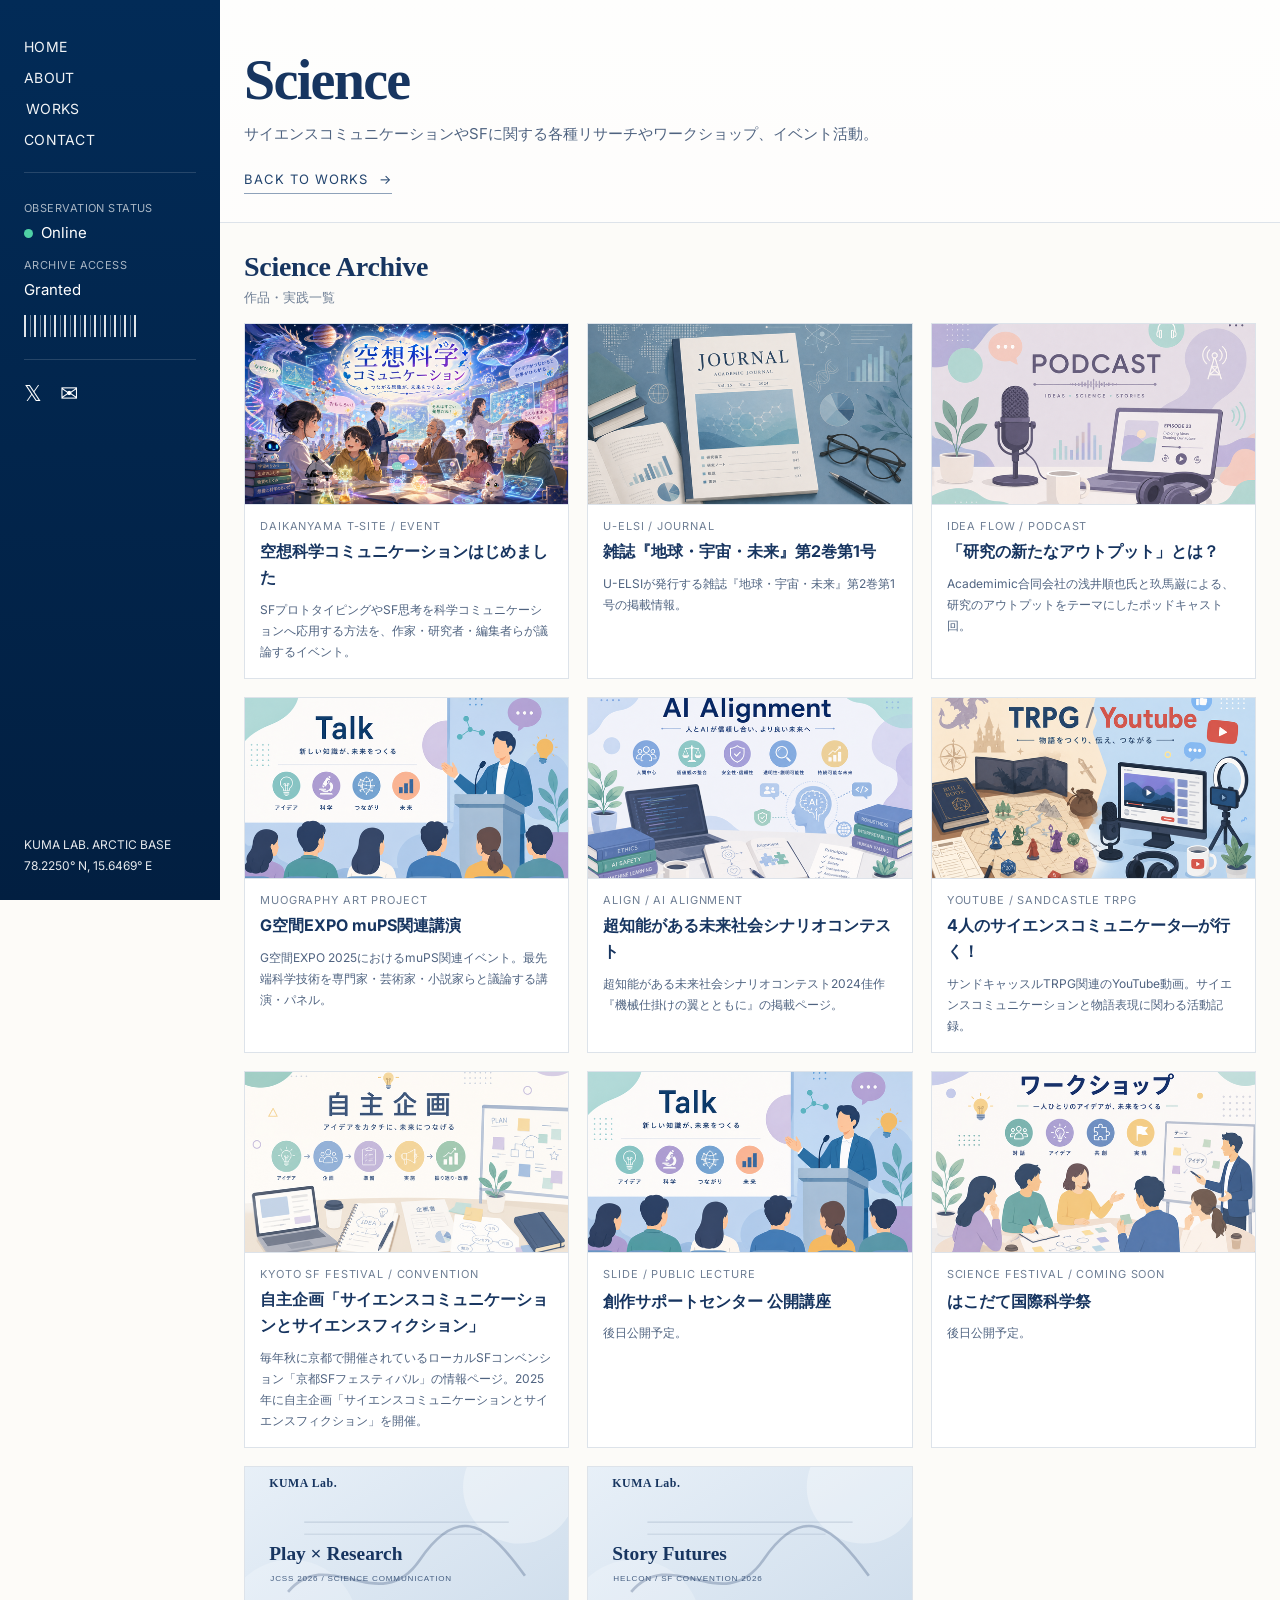
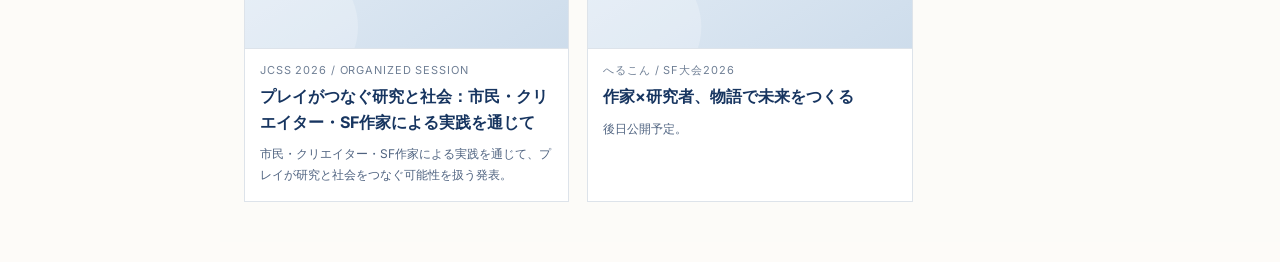
<file: science.html>
<!DOCTYPE html>
<html lang="ja">
<head>
  <meta charset="UTF-8" />
  <meta name="viewport" content="width=device-width, initial-scale=1.0" />
  <title>Science | KUMA Lab.</title>
  <meta name="description" content="KUMA Lab. の Science カテゴリ。科学・サイエンスコミュニケーション・ELSIを中心とした作品と実践をまとめます。" />
  <link rel="canonical" href="https://qiwao.github.io/science.html" />
  <meta property="og:site_name" content="KUMA Lab." />
  <meta property="og:type" content="website" />
  <meta property="og:title" content="Science | KUMA Lab." />
  <meta property="og:description" content="KUMA Lab. の Science カテゴリ。科学・サイエンスコミュニケーション・ELSIを中心とした作品と実践をまとめます。" />
  <meta property="og:url" content="https://qiwao.github.io/science.html" />
  <meta property="og:image" content="https://qiwao.github.io/assets/ogp.png" />
  <meta property="og:image:width" content="1200" />
  <meta property="og:image:height" content="630" />
  <meta name="twitter:card" content="summary_large_image" />
  <meta name="twitter:title" content="Science | KUMA Lab." />
  <meta name="twitter:description" content="KUMA Lab. の Science カテゴリ。科学・サイエンスコミュニケーション・ELSIを中心とした作品と実践をまとめます。" />
  <meta name="twitter:image" content="https://qiwao.github.io/assets/ogp.png" />
  <link rel="icon" href="assets/polar-bear-logo.svg" type="image/svg+xml" />
  <link rel="stylesheet" href="style.css" />
</head>
<body>
  <aside class="sidebar" id="sidebar">
<nav class="nav" aria-label="Primary navigation">
      <a href="index.html#top">HOME</a>
      <a href="index.html#about">ABOUT</a>
      <a href="index.html#works" class="active">WORKS</a>
      <a href="index.html#contact">CONTACT</a>
    </nav>
    
    <div class="sidebar-status">
      <p class="label">Observation Status</p>
      <p class="status"><span class="dot"></span>Online</p>
      <p class="label">Archive Access</p>
      <p class="status">Granted</p>
      <div class="barcode" aria-hidden="true"></div>
    </div>

    <div class="sidebar-links">
      <a href="https://twitter.com/qumaiwao" aria-label="X">𝕏</a>
      <a href="mailto:q.iwao@live.jp" aria-label="Mail">✉</a>
    </div>

    <div class="sidebar-footer">
      <p>KUMA LAB. ARCTIC BASE</p>
      <p>78.2250° N, 15.6469° E</p>
    </div>
  </aside>

  <main class="site-main">
    <section class="page-hero">
      <h2>Science</h2>
      <p>サイエンスコミュニケーションやSFに関する各種リサーチやワークショップ、イベント活動。</p>
      <a class="back-link" href="index.html#works">Back to Works <span>→</span></a>
    </section>

    <section class="thumb-grid-section">
      <div class="section-header">
        <div>
          <h4>Science Archive</h4>
          <p>作品・実践一覧</p>
        </div>
      </div>
      <div class="science-links-grid science-archive-links">
<a class="science-link-card" href="https://store.tsite.jp/daikanyama/event/humanities/53352-1420560312.html" target="_blank" rel="noopener noreferrer">
          <img src="assets/science-link-tsite.png" alt="空想科学コミュニケーションはじめました" loading="lazy">
          <div class="science-link-card-body">
            <p class="science-link-meta">Daikanyama T-SITE / Event</p>
            <h5>空想科学コミュニケーションはじめました</h5>
            <p class="science-link-desc">SFプロトタイピングやSF思考を科学コミュニケーションへ応用する方法を、作家・研究者・編集者らが議論するイベント。</p>
          </div>
        </a>
        <a class="science-link-card" href="https://www.u-elsi.org/journal003.html" target="_blank" rel="noopener noreferrer">
          <img src="assets/science-link-uelsi.png" alt="雑誌『地球・宇宙・未来』第2巻第1号" loading="lazy">
          <div class="science-link-card-body">
            <p class="science-link-meta">U-ELSI / Journal</p>
            <h5>雑誌『地球・宇宙・未来』第2巻第1号</h5>
            <p class="science-link-desc">U-ELSIが発行する雑誌『地球・宇宙・未来』第2巻第1号の掲載情報。</p>
          </div>
        </a>
        <a class="science-link-card" href="https://open.spotify.com/episode/5ivUwux48WNb1aSz97Cafp" target="_blank" rel="noopener noreferrer">
          <img src="assets/science-link-spotify.png" alt="「研究の新たなアウトプット」とは？" loading="lazy">
          <div class="science-link-card-body">
            <p class="science-link-meta">IDEA FLOW / Podcast</p>
            <h5>「研究の新たなアウトプット」とは？</h5>
            <p class="science-link-desc">Academimic合同会社の浅井順也氏と玖馬巌による、研究のアウトプットをテーマにしたポッドキャスト回。</p>
          </div>
        </a>
        <a class="science-link-card" href="https://wps.itc.kansai-u.ac.jp/ku-map/?p=5840&doing_wp_cron=1778924202.6652090549468994140625" target="_blank" rel="noopener noreferrer">
          <img src="assets/science-link-muography.png" alt="G空間EXPO muPS関連講演" loading="lazy">
          <div class="science-link-card-body">
            <p class="science-link-meta">MUOGRAPHY ART PROJECT</p>
            <h5>G空間EXPO muPS関連講演</h5>
            <p class="science-link-desc">G空間EXPO 2025におけるmuPS関連イベント。最先端科学技術を専門家・芸術家・小説家らと議論する講演・パネル。</p>
          </div>
        </a>
        <a class="science-link-card" href="https://www.aialign.net/contest-hm-kuma" target="_blank" rel="noopener noreferrer">
          <img src="assets/science-link-align.png" alt="超知能がある未来社会シナリオコンテスト" loading="lazy">
          <div class="science-link-card-body">
            <p class="science-link-meta">ALIGN / AI Alignment</p>
            <h5>超知能がある未来社会シナリオコンテスト</h5>
            <p class="science-link-desc">超知能がある未来社会シナリオコンテスト2024佳作『機械仕掛けの翼とともに』の掲載ページ。</p>
          </div>
        </a>
        <a class="science-link-card" href="https://www.youtube.com/watch?v=t6DBt-M8ygc&t=1s" target="_blank" rel="noopener noreferrer">
          <img src="assets/science-link-youtube.png" alt="4人のサイエンスコミュニケータ―が行く！" loading="lazy">
          <div class="science-link-card-body">
            <p class="science-link-meta">YouTube / Sandcastle TRPG</p>
            <h5>4人のサイエンスコミュニケータ―が行く！</h5>
            <p class="science-link-desc">サンドキャッスルTRPG関連のYouTube動画。サイエンスコミュニケーションと物語表現に関わる活動記録。</p>
          </div>
        </a>
        <a class="science-link-card" href="https://kyofes.kusfa.jp/cgi-bin/Kyo_fes/wiki.cgi" target="_blank" rel="noopener noreferrer">
          <img src="assets/science-link-kyofes.png" alt="自主企画「サイエンスコミュニケーションとサイエンスフィクション」" loading="lazy">
          <div class="science-link-card-body">
            <p class="science-link-meta">Kyoto SF Festival / Convention</p>
            <h5>自主企画「サイエンスコミュニケーションとサイエンスフィクション」</h5>
            <p class="science-link-desc">毎年秋に京都で開催されているローカルSFコンベンション「京都SFフェスティバル」の情報ページ。2025年に自主企画「サイエンスコミュニケーションとサイエンスフィクション」を開催。</p>
          </div>
        </a>
          <a class="archive-link-card science-link-card" href="#" aria-disabled="true">
            <img src="assets/science-creative-support-course-thumb.png" alt="創作サポートセンター 公開講座" loading="lazy">
            <div class="archive-link-card-body">
              <p class="archive-link-meta">Slide / Public Lecture</p>
              <h5>創作サポートセンター 公開講座</h5>
              <p class="archive-link-desc">後日公開予定。</p>
            </div>
          </a>
          <a class="archive-link-card science-link-card" href="#" aria-disabled="true">
            <img src="assets/science-hakodate-festival-thumb.png" alt="はこだて国際科学祭" loading="lazy">
            <div class="archive-link-card-body">
              <p class="archive-link-meta">Science Festival / Coming Soon</p>
              <h5>はこだて国際科学祭</h5>
              <p class="archive-link-desc">後日公開予定。</p>
            </div>
          </a>
          <a class="archive-link-card science-link-card" href="https://pub.confit.atlas.jp/ja/event/jcss2026/presentation/OS1-5-01" target="_blank" rel="noopener noreferrer">
            <img src="assets/science-play-research-society-thumb.svg" alt="プレイがつなぐ研究と社会：市民・クリエイター・SF作家による実践を通じて" loading="lazy">
            <div class="archive-link-card-body">
              <p class="archive-link-meta">JCSS 2026 / Organized Session</p>
              <h5>プレイがつなぐ研究と社会：市民・クリエイター・SF作家による実践を通じて</h5>
              <p class="archive-link-desc">市民・クリエイター・SF作家による実践を通じて、プレイが研究と社会をつなぐ可能性を扱う発表。</p>
            </div>
          </a>
          <a class="archive-link-card science-link-card" href="#" aria-disabled="true">
            <img src="assets/science-helcon-story-future-thumb.svg" alt="作家×研究者、物語で未来をつくる" loading="lazy">
            <div class="archive-link-card-body">
              <p class="archive-link-meta">へるこん / SF大会2026</p>
              <h5>作家×研究者、物語で未来をつくる</h5>
              <p class="archive-link-desc">後日公開予定。</p>
            </div>
          </a>
      </div>
    </section>
<footer class="footer" id="contact">
</footer>
  </main>
</body>
</html>
</file>
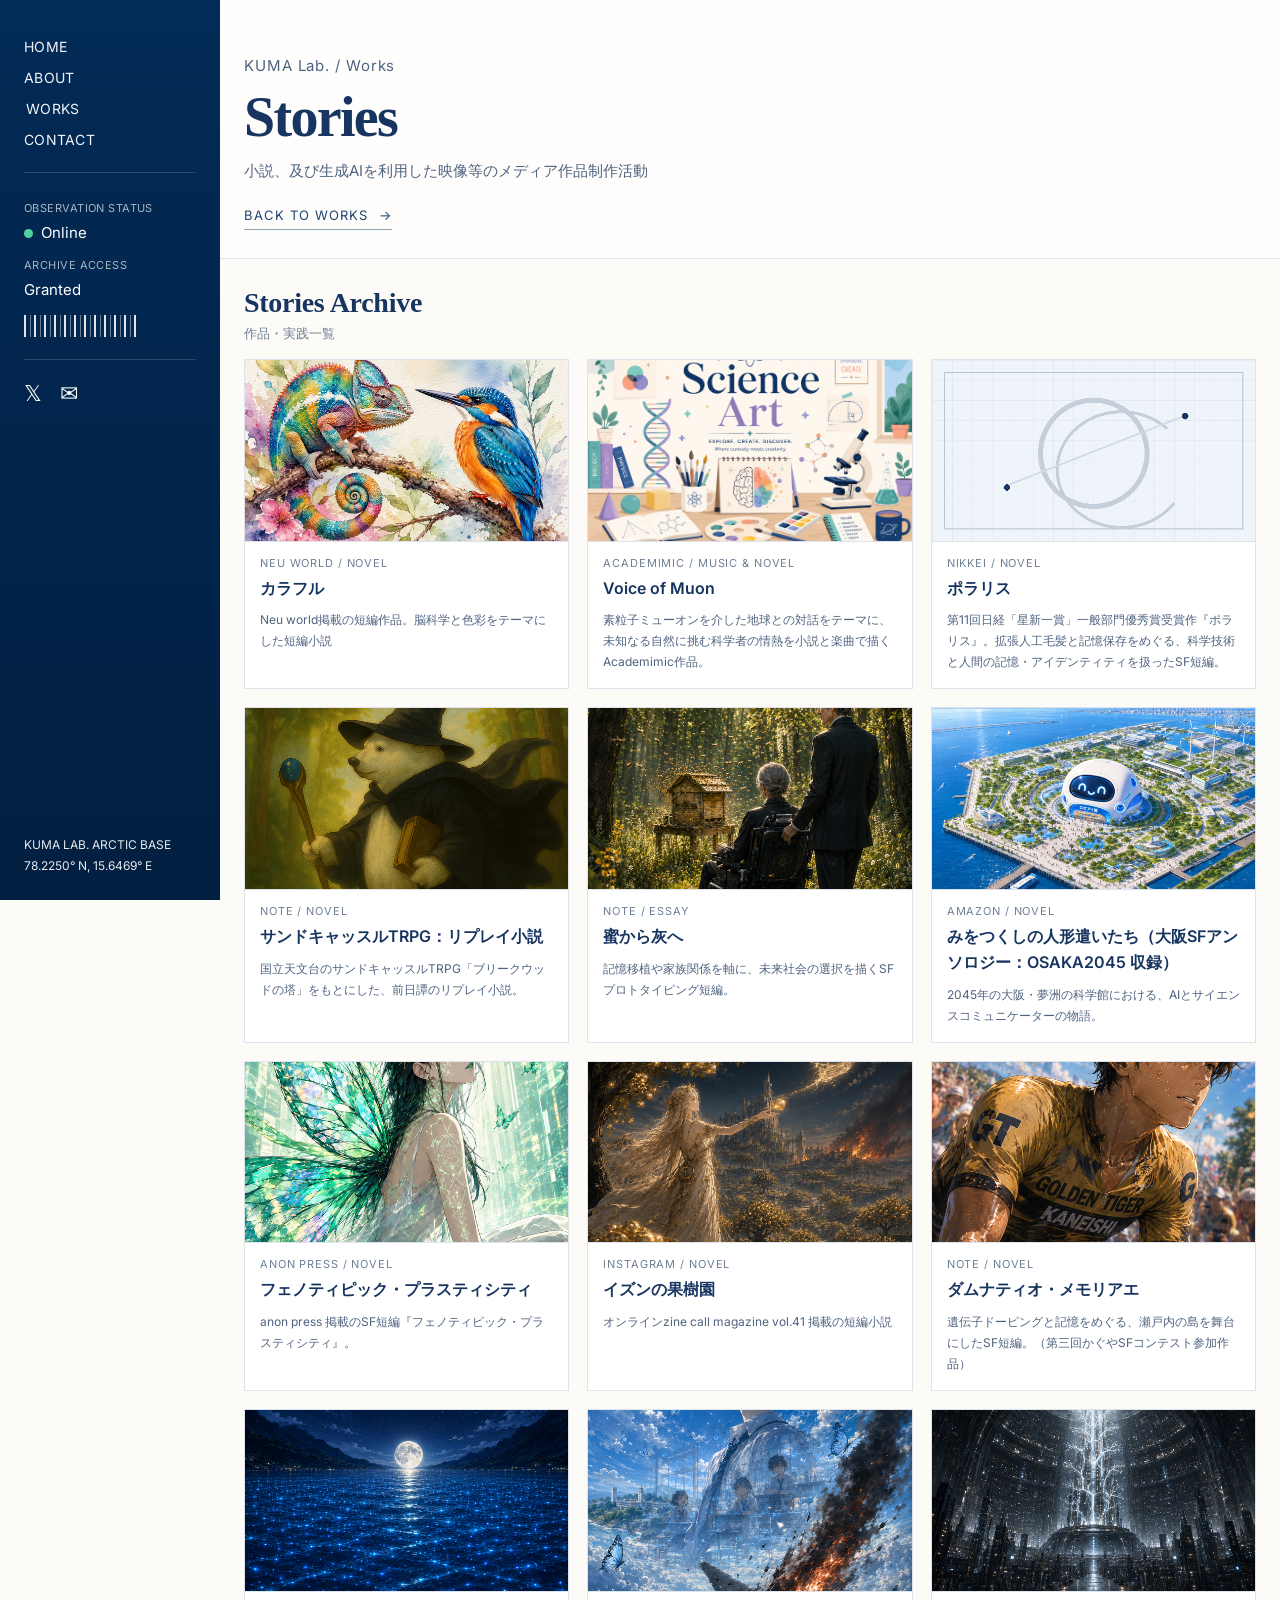
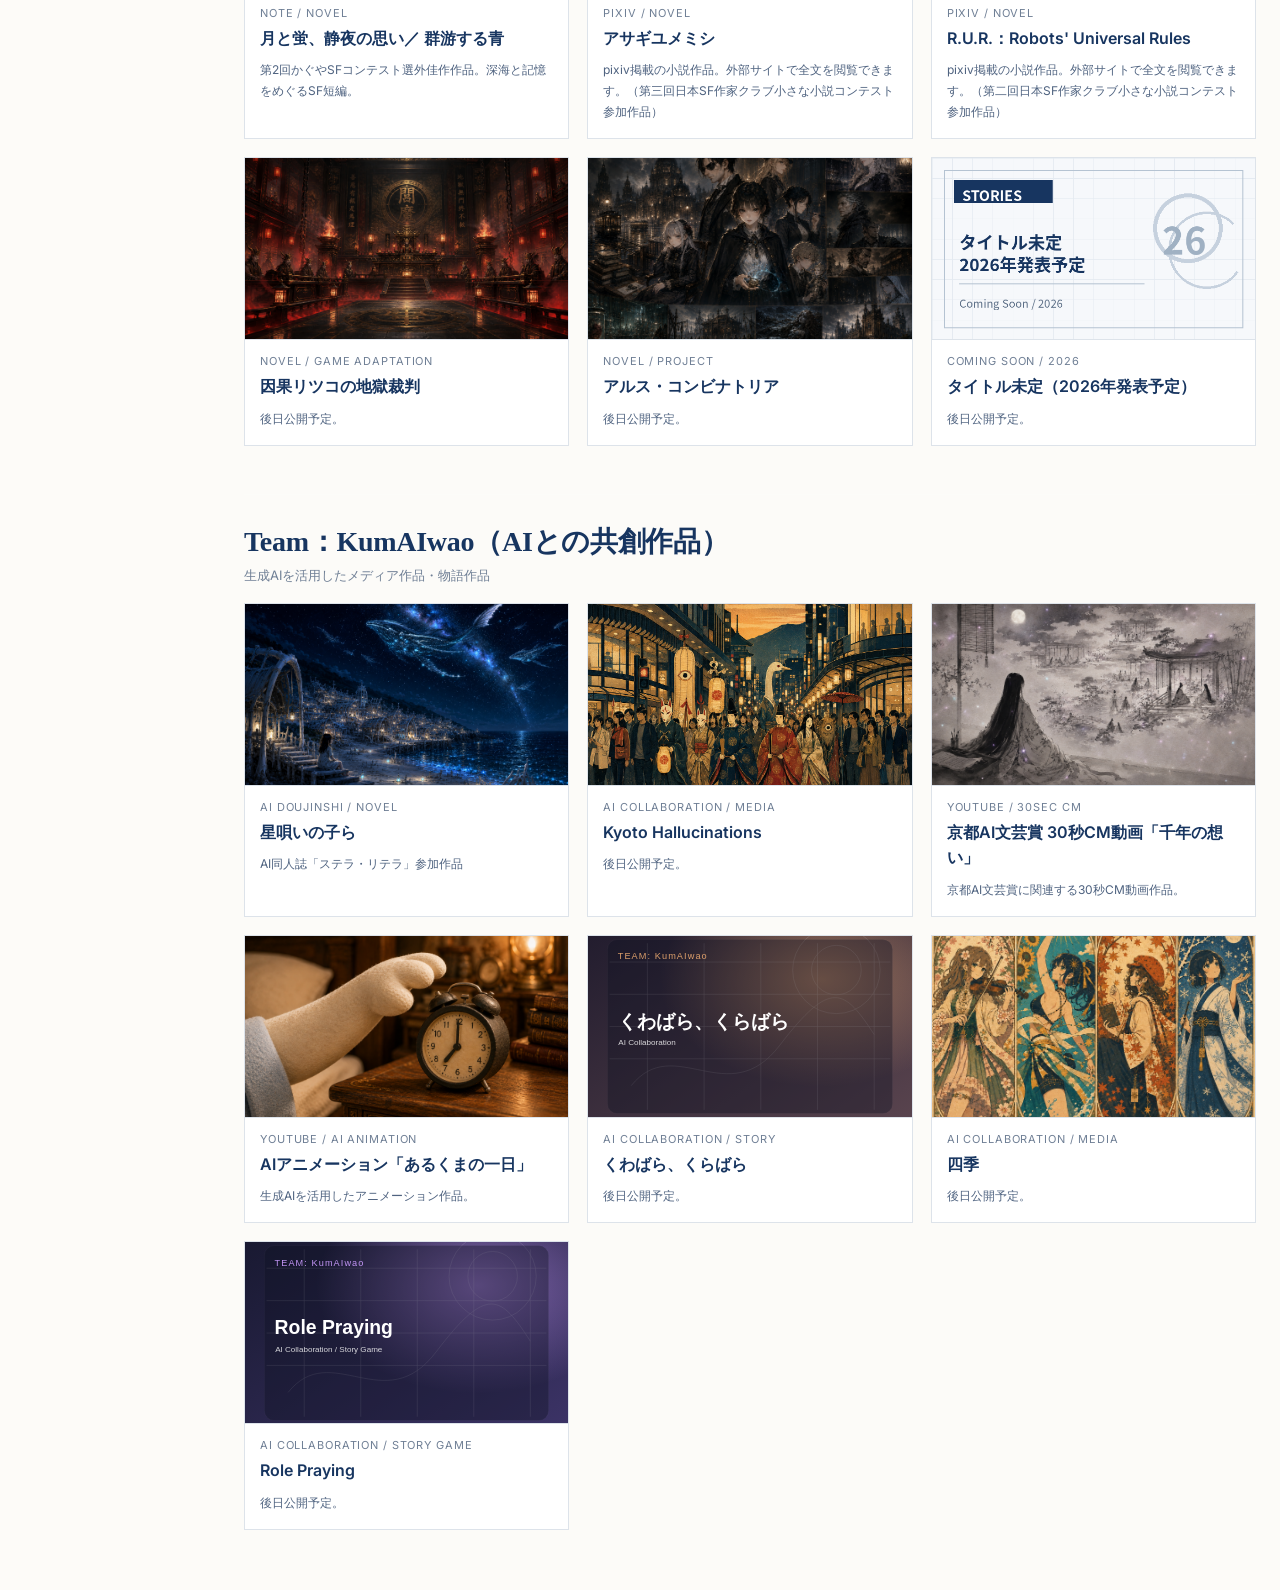
<file: stories.html>
<!DOCTYPE html>
<html lang="ja">
<head>
  <meta charset="UTF-8" />
  <meta name="viewport" content="width=device-width, initial-scale=1.0" />
  <title>Stories | KUMA Lab.</title>
  <meta name="description" content="KUMA Lab. の Stories カテゴリ。小説、及び生成AIを利用した映像等のメディア作品制作活動" />
  <link rel="canonical" href="https://qiwao.github.io/stories.html" />
  <meta property="og:site_name" content="KUMA Lab." />
  <meta property="og:type" content="website" />
  <meta property="og:title" content="Stories | KUMA Lab." />
  <meta property="og:description" content="KUMA Lab. の Stories カテゴリ。SF・短編小説・世界観構築など、物語に関する制作をまとめます。" />
  <meta property="og:url" content="https://qiwao.github.io/stories.html" />
  <meta property="og:image" content="https://qiwao.github.io/assets/ogp.png" />
  <meta property="og:image:width" content="1200" />
  <meta property="og:image:height" content="630" />
  <meta name="twitter:card" content="summary_large_image" />
  <meta name="twitter:title" content="Stories | KUMA Lab." />
  <meta name="twitter:description" content="KUMA Lab. の Stories カテゴリ。SF・短編小説・世界観構築など、物語に関する制作をまとめます。" />
  <meta name="twitter:image" content="https://qiwao.github.io/assets/ogp.png" />
  <link rel="icon" href="assets/polar-bear-logo.svg" type="image/svg+xml" />
  <link rel="stylesheet" href="style.css" />
</head>
<body>
  <aside class="sidebar" id="sidebar">
<nav class="nav" aria-label="Primary navigation">
      <a href="index.html#top">HOME</a>
      <a href="index.html#about">ABOUT</a>
      <a href="index.html#works" class="active">WORKS</a>
      <a href="index.html#contact">CONTACT</a>
    </nav>
    
    <div class="sidebar-status">
      <p class="label">Observation Status</p>
      <p class="status"><span class="dot"></span>Online</p>
      <p class="label">Archive Access</p>
      <p class="status">Granted</p>
      <div class="barcode" aria-hidden="true"></div>
    </div>

    <div class="sidebar-links">
      <a href="https://twitter.com/qumaiwao" aria-label="X">𝕏</a>
      <a href="mailto:q.iwao@live.jp" aria-label="Mail">✉</a>
    </div>

    <div class="sidebar-footer">
      <p>KUMA LAB. ARCTIC BASE</p>
      <p>78.2250° N, 15.6469° E</p>
    </div>
  </aside>

  <main class="site-main">
    <section class="page-hero">
      <p class="eyebrow">KUMA Lab. / Works</p>
      <h2>Stories</h2>
      <p>小説、及び生成AIを利用した映像等のメディア作品制作活動</p>
      <a class="back-link" href="index.html#works">Back to Works <span>→</span></a>
    </section>

    <section class="thumb-grid-section">
      <div class="section-header">
        <div>
          <h4>Stories Archive</h4>
          <p>作品・実践一覧</p>
        </div>
      </div>
      <div class="archive-links-grid stories-archive-links">
          <a class="archive-link-card story-link-card" href="https://neu-world.link/posts/colorful" target="_blank" rel="noopener noreferrer">
            <img src="assets/stories-link-colorful.png" alt="Colorful" loading="lazy">
            <div class="archive-link-card-body">
              <p class="archive-link-meta">neu World / Novel</p>
              <h5>カラフル</h5>
              <p class="archive-link-desc">Neu world掲載の短編作品。脳科学と色彩をテーマにした短編小説</p>
            </div>
          </a>
          <a class="archive-link-card story-link-card" href="https://academimic.com/voiceofmuon" target="_blank" rel="noopener noreferrer">
            <img src="assets/science-voice-of-muon-thumb.png" alt="Voice of Muon" loading="lazy">
            <div class="archive-link-card-body">
              <p class="archive-link-meta">Academimic / Music & Novel</p>
              <h5>Voice of Muon</h5>
              <p class="archive-link-desc">素粒子ミューオンを介した地球との対話をテーマに、未知なる自然に挑む科学者の情熱を小説と楽曲で描くAcademimic作品。</p>
            </div>
          </a>

          <a class="archive-link-card story-link-card" href="https://www.nikkei.com/article/DGXZQOLM263L90W4A220C2000000/" target="_blank" rel="noopener noreferrer">
            <img src="assets/stories-link-hoshi-award.png" alt="ポラリス" loading="lazy">
            <div class="archive-link-card-body">
              <p class="archive-link-meta">Nikkei / Novel</p>
              <h5>ポラリス</h5>
              <p class="archive-link-desc">第11回日経「星新一賞」一般部門優秀賞受賞作『ポラリス』。拡張人工毛髪と記憶保存をめぐる、科学技術と人間の記憶・アイデンティティを扱ったSF短編。</p>
            </div>
          </a>

          <a class="archive-link-card story-link-card" href="https://note.com/qiwao/n/na8ee0758212e" target="_blank" rel="noopener noreferrer">
            <img src="assets/stories-link-note-01.png" alt="サンドキャッスルTRPG：リプレイ小説" loading="lazy">
            <div class="archive-link-card-body">
              <p class="archive-link-meta">note / Novel</p>
              <h5>サンドキャッスルTRPG：リプレイ小説</h5>
              <p class="archive-link-desc">国立天文台のサンドキャッスルTRPG「ブリークウッドの塔」をもとにした、前日譚のリプレイ小説。</p>
            </div>
          </a>
          <a class="archive-link-card story-link-card" href="https://note.com/qiwao/n/n1cfa4c0c6388" target="_blank" rel="noopener noreferrer">
            <img src="assets/stories-link-note-02.png" alt="note article 02" loading="lazy">
            <div class="archive-link-card-body">
              <p class="archive-link-meta">note / Essay</p>
              <h5>蜜から灰へ</h5>
              <p class="archive-link-desc">記憶移植や家族関係を軸に、未来社会の選択を描くSFプロトタイピング短編。</p>
            </div>
          </a>
          <a class="archive-link-card story-link-card" href="https://www.amazon.co.jp/%E5%A4%A7%E9%98%AASF%E3%82%A2%E3%83%B3%E3%82%BD%E3%83%AD%E3%82%B8%E3%83%BC%EF%BC%9AOSAKA2045-Kaguya-Books-%E6%AD%A3%E4%BA%95/dp/4784541489" target="_blank" rel="noopener noreferrer">
            <img src="assets/stories-link-osaka2045.png" alt="みをつくしの人形遣いたち（大阪SFアンソロジー：OSAKA2045 収録）" loading="lazy">
            <div class="archive-link-card-body">
              <p class="archive-link-meta">Amazon / Novel</p>
              <h5>みをつくしの人形遣いたち（大阪SFアンソロジー：OSAKA2045 収録）</h5>
              <p class="archive-link-desc">2045年の大阪・夢洲の科学館における、AIとサイエンスコミュニケーターの物語。</p>
            </div>
          </a>
          <a class="archive-link-card story-link-card" href="https://note.com/anon_press/n/n5be9b9581ae9" target="_blank" rel="noopener noreferrer">
            <img src="assets/stories-link-anon-press.png" alt="anon press article" loading="lazy">
            <div class="archive-link-card-body">
              <p class="archive-link-meta">Anon Press / Novel</p>
              <h5>フェノティピック・プラスティシティ</h5>
              <p class="archive-link-desc">anon press 掲載のSF短編『フェノティピック・プラスティシティ』。</p>
            </div>
          </a>
          <a class="archive-link-card story-link-card" href="https://www.instagram.com/p/C09VkGshAFt/?igsh=YzZhZTZiNWI3Nw%3D%3D" target="_blank" rel="noopener noreferrer">
            <img src="assets/stories-link-instagram.png" alt="Instagram post" loading="lazy">
            <div class="archive-link-card-body">
              <p class="archive-link-meta">Instagram / Novel</p>
              <h5>イズンの果樹園</h5>
              <p class="archive-link-desc">オンラインzine  call magazine vol.41 掲載の短編小説</p>
            </div>
          </a>
          <a class="archive-link-card story-link-card" href="https://note.com/qiwao/n/na93fd06f6434" target="_blank" rel="noopener noreferrer">
            <img src="assets/stories-link-note-03.png" alt="note article 03" loading="lazy">
            <div class="archive-link-card-body">
              <p class="archive-link-meta">note / Novel</p>
              <h5>ダムナティオ・メモリアエ</h5>
              <p class="archive-link-desc">遺伝子ドーピングと記憶をめぐる、瀬戸内の島を舞台にしたSF短編。（第三回かぐやSFコンテスト参加作品）</p>
            </div>
          </a>
          <a class="archive-link-card story-link-card" href="https://note.com/qiwao/n/n78e8e15c50a9" target="_blank" rel="noopener noreferrer">
            <img src="assets/stories-link-note-04.png" alt="note article 04" loading="lazy">
            <div class="archive-link-card-body">
              <p class="archive-link-meta">note / Novel</p>
              <h5>月と蛍、静夜の思い／ 群游する青</h5>
              <p class="archive-link-desc">第2回かぐやSFコンテスト選外佳作作品。深海と記憶をめぐるSF短編。</p>
            </div>
          </a>
          <a class="archive-link-card story-link-card" href="https://www.pixiv.net/novel/show.php?id=20008932" target="_blank" rel="noopener noreferrer">
            <img src="assets/stories-link-pixiv-01.png" alt="pixiv novel 01" loading="lazy">
            <div class="archive-link-card-body">
              <p class="archive-link-meta">pixiv / Novel</p>
              <h5>アサギユメミシ</h5>
              <p class="archive-link-desc">pixiv掲載の小説作品。外部サイトで全文を閲覧できます。（第三回日本SF作家クラブ小さな小説コンテスト参加作品）</p>
            </div>
          </a>
          <a class="archive-link-card story-link-card" href="https://www.pixiv.net/novel/show.php?id=17715842" target="_blank" rel="noopener noreferrer">
            <img src="assets/stories-link-pixiv-02.png" alt="pixiv novel 02" loading="lazy">
            <div class="archive-link-card-body">
              <p class="archive-link-meta">pixiv / Novel</p>
              <h5>R.U.R.：Robots' Universal Rules</h5>
              <p class="archive-link-desc">pixiv掲載の小説作品。外部サイトで全文を閲覧できます。（第二回日本SF作家クラブ小さな小説コンテスト参加作品）</p>
            </div>
          </a>
          <a class="archive-link-card story-link-card" href="#" aria-disabled="true">
            <img src="assets/stories-link-inga-ritsuko-thumb.png" alt="因果リツコの地獄裁判" loading="lazy">
            <div class="archive-link-card-body">
              <p class="archive-link-meta">Novel / Game Adaptation</p>
              <h5>因果リツコの地獄裁判</h5>
              <p class="archive-link-desc">後日公開予定。</p>
            </div>
          </a>
          <a class="archive-link-card story-link-card" href="#" aria-disabled="true">
            <img src="assets/stories-link-ars-combinatoria-thumb.png" alt="アルス・コンビナトリア" loading="lazy">
            <div class="archive-link-card-body">
              <p class="archive-link-meta">Novel / Project</p>
              <h5>アルス・コンビナトリア</h5>
              <p class="archive-link-desc">後日公開予定。</p>
            </div>
          </a>
          <a class="archive-link-card story-link-card" href="#" aria-disabled="true">
            <img src="assets/stories-link-untitled-2026-thumb.png" alt="タイトル未定（2026年発表予定）" loading="lazy">
            <div class="archive-link-card-body">
              <p class="archive-link-meta">Coming Soon / 2026</p>
              <h5>タイトル未定（2026年発表予定）</h5>
              <p class="archive-link-desc">後日公開予定。</p>
            </div>
          </a>
      </div>

      <div class="section-header stories-team-header">
        <div>
          <h4>Team：KumAIwao（AIとの共創作品）</h4>
          <p>生成AIを活用したメディア作品・物語作品</p>
        </div>
      </div>
      <div class="archive-links-grid stories-archive-links stories-team-grid">
        <a class="archive-link-card story-link-card" href="https://note.com/qiwao/n/n923392094a24" target="_blank" rel="noopener noreferrer">
          <img src="assets/stories-link-hoshiutai-thumb.png" alt="星唄いの子ら" loading="lazy">
          <div class="archive-link-card-body">
            <p class="archive-link-meta">AI Doujinshi / Novel</p>
            <h5>星唄いの子ら</h5>
            <p class="archive-link-desc">AI同人誌「ステラ・リテラ」参加作品</p>
          </div>
        </a>

          <a class="archive-link-card story-link-card" href="#" aria-disabled="true">
            <img src="assets/stories-link-kyoto-hallucinations-thumb.png" alt="Kyoto Hallucinations" loading="lazy">
            <div class="archive-link-card-body">
              <p class="archive-link-meta">AI Collaboration / Media</p>
              <h5>Kyoto Hallucinations</h5>
              <p class="archive-link-desc">後日公開予定。</p>
            </div>
          </a>
        <a class="archive-link-card story-link-card" href="https://www.youtube.com/watch?v=Bs-udmjeKoM&amp;feature=youtu.be" target="_blank" rel="noopener noreferrer">
          <img src="assets/stories-link-sennen-no-omoi.png" alt="京都AI文芸賞 30秒CM動画「千年の想い」" loading="lazy">
          <div class="archive-link-card-body">
            <p class="archive-link-meta">YouTube / 30sec CM</p>
            <h5>京都AI文芸賞 30秒CM動画「千年の想い」</h5>
            <p class="archive-link-desc">京都AI文芸賞に関連する30秒CM動画作品。</p>
          </div>
        </a>
        <a class="archive-link-card story-link-card" href="https://www.youtube.com/watch?v=JWPW_F3LI8Y" target="_blank" rel="noopener noreferrer">
          <img src="assets/stories-link-arukuma.png" alt="AIアニメーション「あるくまの一日」" loading="lazy">
          <div class="archive-link-card-body">
            <p class="archive-link-meta">YouTube / AI Animation</p>
            <h5>AIアニメーション「あるくまの一日」</h5>
            <p class="archive-link-desc">生成AIを活用したアニメーション作品。</p>
          </div>
        </a>
        <a class="archive-link-card story-link-card" href="#" aria-disabled="true">
          <img src="assets/stories-link-kuwabara-kurabara.svg" alt="くわばら、くらばら" loading="lazy">
          <div class="archive-link-card-body">
            <p class="archive-link-meta">AI Collaboration / Story</p>
            <h5>くわばら、くらばら</h5>
            <p class="archive-link-desc">後日公開予定。</p>
          </div>
        </a>
        <a class="archive-link-card story-link-card" href="#" aria-disabled="true">
          <img src="assets/stories-link-shiki.png" alt="四季" loading="lazy">
          <div class="archive-link-card-body">
            <p class="archive-link-meta">AI Collaboration / Media</p>
            <h5>四季</h5>
            <p class="archive-link-desc">後日公開予定。</p>
          </div>
        </a>
        <a class="archive-link-card story-link-card" href="#" aria-disabled="true">
          <img src="assets/stories-link-role-praying.svg" alt="Role Praying" loading="lazy">
          <div class="archive-link-card-body">
            <p class="archive-link-meta">AI Collaboration / Story Game</p>
            <h5>Role Praying</h5>
            <p class="archive-link-desc">後日公開予定。</p>
          </div>
        </a>
      </div>
    </section>

    <footer class="footer" id="contact">
</footer>
  </main>
</body>
</html>
</file>
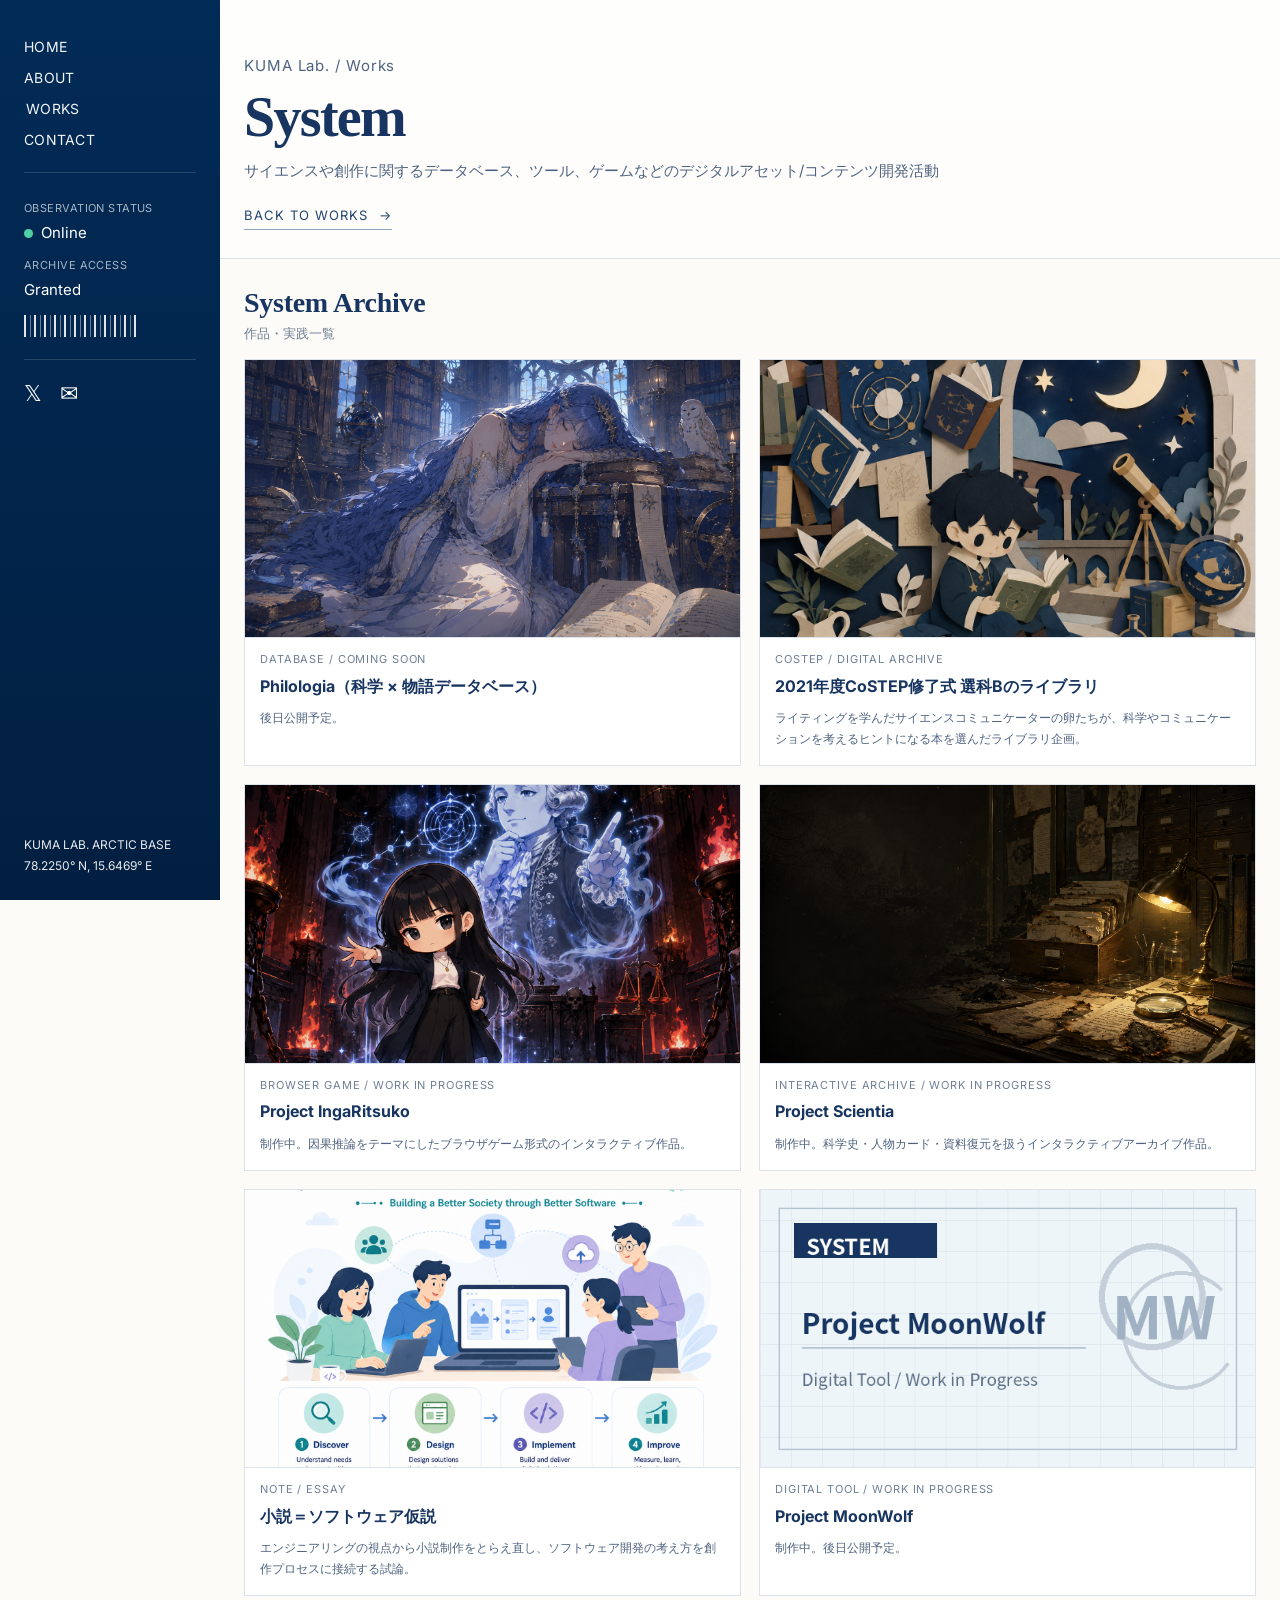
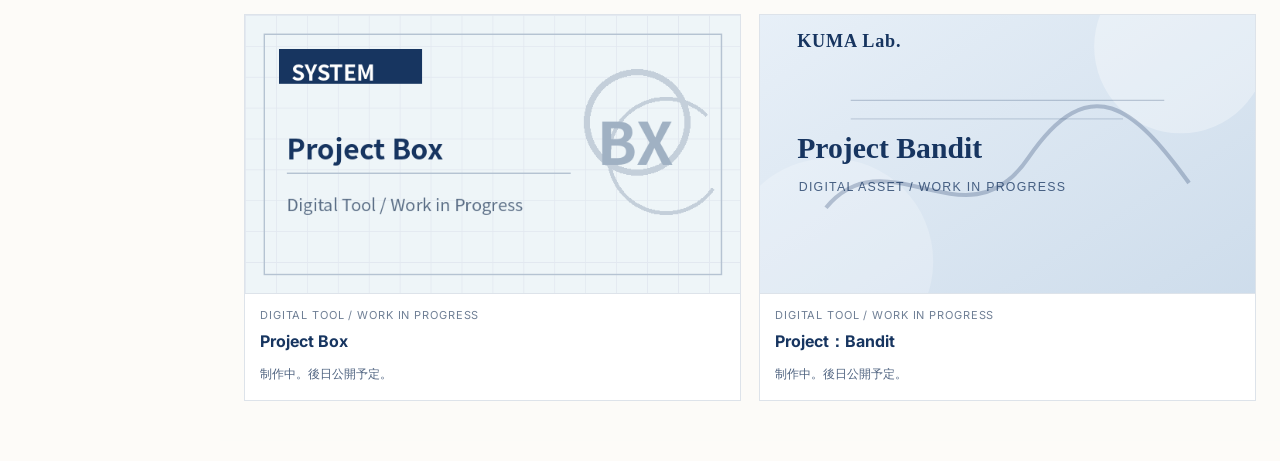
<file: system.html>
<!DOCTYPE html>
<html lang="ja">
<head>
  <meta charset="UTF-8" />
  <meta name="viewport" content="width=device-width, initial-scale=1.0" />
  <title>System | KUMA Lab.</title>
  <meta name="description" content="KUMA Lab. の System カテゴリ。因果推論・シミュレーション・データ分析など、仕組みを扱う制作と試作をまとめます。" />
  <link rel="canonical" href="https://qiwao.github.io/system.html" />
  <meta property="og:site_name" content="KUMA Lab." />
  <meta property="og:type" content="website" />
  <meta property="og:title" content="System | KUMA Lab." />
  <meta property="og:description" content="KUMA Lab. の System カテゴリ。因果推論・シミュレーション・データ分析など、仕組みを扱う制作と試作をまとめます。" />
  <meta property="og:url" content="https://qiwao.github.io/system.html" />
  <meta property="og:image" content="https://qiwao.github.io/assets/ogp.png" />
  <meta property="og:image:width" content="1200" />
  <meta property="og:image:height" content="630" />
  <meta name="twitter:card" content="summary_large_image" />
  <meta name="twitter:title" content="System | KUMA Lab." />
  <meta name="twitter:description" content="KUMA Lab. の System カテゴリ。因果推論・シミュレーション・データ分析など、仕組みを扱う制作と試作をまとめます。" />
  <meta name="twitter:image" content="https://qiwao.github.io/assets/ogp.png" />
  <link rel="icon" href="assets/polar-bear-logo.svg" type="image/svg+xml" />
  <link rel="stylesheet" href="style.css" />
</head>
<body>
  <aside class="sidebar" id="sidebar">
<nav class="nav" aria-label="Primary navigation">
      <a href="index.html#top">HOME</a>
      <a href="index.html#about">ABOUT</a>
      <a href="index.html#works" class="active">WORKS</a>
      <a href="index.html#contact">CONTACT</a>
    </nav>
    
    <div class="sidebar-status">
      <p class="label">Observation Status</p>
      <p class="status"><span class="dot"></span>Online</p>
      <p class="label">Archive Access</p>
      <p class="status">Granted</p>
      <div class="barcode" aria-hidden="true"></div>
    </div>

    <div class="sidebar-links">
      <a href="https://twitter.com/qumaiwao" aria-label="X">𝕏</a>
      <a href="mailto:q.iwao@live.jp" aria-label="Mail">✉</a>
    </div>

    <div class="sidebar-footer">
      <p>KUMA LAB. ARCTIC BASE</p>
      <p>78.2250° N, 15.6469° E</p>
    </div>
  </aside>

  <main class="site-main">
    <section class="page-hero">
      <p class="eyebrow">KUMA Lab. / Works</p>
      <h2>System</h2>
      <p>サイエンスや創作に関するデータベース、ツール、ゲームなどのデジタルアセット/コンテンツ開発活動</p>
      <a class="back-link" href="index.html#works">Back to Works <span>→</span></a>
    </section>

    <section class="thumb-grid-section">
      <div class="section-header">
        <div>
          <h4>System Archive</h4>
          <p>作品・実践一覧</p>
        </div>
      </div>
      <div class="thumb-grid">
          <a class="archive-link-card system-link-card" href="https://app.notion.com/p/Philologia-3afab95d0cd3800689c9cf92c0837dde?source=copy_link" target="_blank" rel="noopener noreferrer">
            <img src="assets/system-philologia-thumb.png" alt="Philologia（科学 × 物語データベース）" loading="lazy">
            <div class="archive-link-card-body">
              <p class="archive-link-meta">Database / Coming Soon</p>
              <h5>Philologia（科学 × 物語データベース）</h5>
              <p class="archive-link-desc">後日公開予定。</p>
            </div>
          </a>
          <a class="archive-link-card system-link-card" href="https://costep.open-ed.hokudai.ac.jp/news/21234" target="_blank" rel="noopener noreferrer">
            <img src="assets/system-costep-library-thumb.png" alt="2021年度CoSTEP修了式 選科Bのライブラリ" loading="lazy">
            <div class="archive-link-card-body">
              <p class="archive-link-meta">CoSTEP / Digital Archive</p>
              <h5>2021年度CoSTEP修了式 選科Bのライブラリ</h5>
              <p class="archive-link-desc">ライティングを学んだサイエンスコミュニケーターの卵たちが、科学やコミュニケーションを考えるヒントになる本を選んだライブラリ企画。</p>
            </div>
          </a>
          <a class="archive-link-card system-link-card" href="#" aria-disabled="true">
            <img src="assets/system-project-inga-ritsuko-thumb.png" alt="Project IngaRitsuko" loading="lazy">
            <div class="archive-link-card-body">
              <p class="archive-link-meta">Browser Game / Work in Progress</p>
              <h5>Project IngaRitsuko</h5>
              <p class="archive-link-desc">制作中。因果推論をテーマにしたブラウザゲーム形式のインタラクティブ作品。</p>
            </div>
          </a>
          <a class="archive-link-card system-link-card" href="#" aria-disabled="true">
            <img src="assets/system-project-scientia-thumb.png" alt="Project Scientia" loading="lazy">
            <div class="archive-link-card-body">
              <p class="archive-link-meta">Interactive Archive / Work in Progress</p>
              <h5>Project Scientia</h5>
              <p class="archive-link-desc">制作中。科学史・人物カード・資料復元を扱うインタラクティブアーカイブ作品。</p>
            </div>
          </a>
          <a class="archive-link-card system-link-card" href="https://note.com/qiwao/n/nf69a290a3c56" target="_blank" rel="noopener noreferrer">
            <img src="assets/system-note-shosetsu-software-thumb.png" alt="小説＝ソフトウェア仮説" loading="lazy">
            <div class="archive-link-card-body">
              <p class="archive-link-meta">note / Essay</p>
              <h5>小説＝ソフトウェア仮説</h5>
              <p class="archive-link-desc">エンジニアリングの視点から小説制作をとらえ直し、ソフトウェア開発の考え方を創作プロセスに接続する試論。</p>
            </div>
          </a>
          <a class="archive-link-card system-link-card" href="#" aria-disabled="true">
            <img src="assets/system-project-moonwolf-thumb.png" alt="Project MoonWolf" loading="lazy">
            <div class="archive-link-card-body">
              <p class="archive-link-meta">Digital Tool / Work in Progress</p>
              <h5>Project MoonWolf</h5>
              <p class="archive-link-desc">制作中。後日公開予定。</p>
            </div>
          </a>
          <a class="archive-link-card system-link-card" href="#" aria-disabled="true">
            <img src="assets/system-project-box-thumb.png" alt="Project Box" loading="lazy">
            <div class="archive-link-card-body">
              <p class="archive-link-meta">Digital Tool / Work in Progress</p>
              <h5>Project Box</h5>
              <p class="archive-link-desc">制作中。後日公開予定。</p>
            </div>
          </a>
          <a class="archive-link-card system-link-card" href="#" aria-disabled="true">
            <img src="assets/system-project-bandit-thumb.svg" alt="Project：Bandit" loading="lazy">
            <div class="archive-link-card-body">
              <p class="archive-link-meta">Digital Tool / Work in Progress</p>
              <h5>Project：Bandit</h5>
              <p class="archive-link-desc">制作中。後日公開予定。</p>
            </div>
          </a>
      </div>
    </section>

    <footer class="footer" id="contact">
</footer>
  </main>
</body>
</html>
</file>
<file: style.css>
@import url('https://fonts.googleapis.com/css2?family=Inter:wght@300;400;500;600;700&family=Noto+Serif+JP:wght@400;500;600;700&display=swap');

:root{
  --navy:#022b57;
  --navy-deep:#021f41;
  --ink:#173560;
  --ink-2:#2d466c;
  --muted:#6f7f95;
  --line:#dde3ea;
  --paper:#faf8f3;
  --paper-2:#fdfbf8;
  --white:#ffffff;
}

*{box-sizing:border-box}
html{scroll-behavior:smooth}
body{
  margin:0;
  background:var(--paper-2);
  color:var(--ink);
  font-family:Inter,"Helvetica Neue",Arial,sans-serif;
}
a{color:inherit;text-decoration:none}

.sidebar{
  position:fixed;
  inset:0 auto 0 0;
  width:220px;
  padding:28px 24px 24px;
  background:linear-gradient(180deg,var(--navy),var(--navy-deep));
  color:#fff;
  display:flex;
  flex-direction:column;
  z-index:20;
}

.nav{
  display:flex;
  flex-direction:column;
  gap:14px;
  padding:24px 0;
  border-bottom:1px solid rgba(255,255,255,.14);
}
.nav a{
  font-size:14px;
  color:rgba(255,255,255,.95);
  letter-spacing:.02em;
  transition:transform .2s ease, opacity .2s ease;
}
.nav a:hover,.nav a.active{
  transform:translateX(2px);
  opacity:1;
}
.sidebar-status{
  padding:22px 0;
  border-bottom:1px solid rgba(255,255,255,.14);
}
.label{
  margin:0 0 8px;
  font-size:11px;
  color:rgba(255,255,255,.66);
  text-transform:uppercase;
  letter-spacing:.04em;
}
.status{
  margin:0 0 16px;
  font-size:15px;
}
.dot{
  width:9px;height:9px;border-radius:50%;display:inline-block;background:#4fd1a5;margin-right:8px
}
.barcode{
  width:116px;height:22px;
  background:repeating-linear-gradient(90deg, rgba(255,255,255,.88) 0 2px, transparent 2px 6px, rgba(255,255,255,.4) 6px 7px, transparent 7px 10px);
}
.sidebar-links{
  display:flex;
  gap:18px;
  padding:20px 0 10px;
  font-size:22px;
}
.sidebar-links a{color:#fff}
.sidebar-footer{
  margin-top:auto;
  font-size:12px;
  line-height:1.7;
  color:rgba(255,255,255,.9);
}
.sidebar-footer p{margin:0}

.site-main{
  margin-left:220px;
  min-height:100vh;
}

.hero{
  position:relative;
  display:grid;
  grid-template-columns:1fr;
  min-height:520px;
  border-bottom:1px solid var(--line);
  background:
    linear-gradient(180deg, rgba(255,255,255,.75), rgba(255,255,255,.75)),
    linear-gradient(180deg, var(--paper-2), var(--paper));
}
.hero::before{
  content:"";
  position:absolute; inset:0;
  background-image:linear-gradient(rgba(23,53,96,.025) 1px,transparent 1px), linear-gradient(90deg,rgba(23,53,96,.025) 1px,transparent 1px);
  background-size:28px 28px;
  pointer-events:none;
}
.hero-copy{
  position:relative;
  z-index:2;
  padding:84px 34px 54px 40px;
  max-width:920px;
}
.eyebrow{
  margin:0 0 12px;
  color:var(--muted);
  font-size:12px;
  letter-spacing:.06em;
}
.hero h2{
  margin:0 0 8px;
  font-family:Georgia,"Times New Roman",serif;
  font-size:70px;
  line-height:.95;
  letter-spacing:-.04em;
  font-weight:600;
}
.hero h3{
  margin:0 0 24px;
  font-family:Georgia,"Times New Roman",serif;
  font-size:33px;
  line-height:1.28;
  font-weight:500;
}
.lead{
  margin:0;
  max-width:720px;
  font-family:"Noto Serif JP",serif;
  font-size:18px;
  line-height:1.8;
  font-weight:700;
}
.desc{display:none}
.hero-actions{
  display:flex;
  gap:16px;
  flex-wrap:wrap;
  margin-top:30px;
}
.button-primary,.button-secondary{
  display:inline-flex;
  align-items:center;
  gap:12px;
  transition:transform .2s ease, box-shadow .2s ease, background .2s ease;
}
.button-primary{
  padding:14px 22px;
  border:1px solid #8ea2ba;
  background:#fff;
  color:var(--ink);
  font-size:14px;
  letter-spacing:.08em;
  text-transform:uppercase;
}
.button-primary:hover{
  transform:translateY(-2px);
  box-shadow:0 10px 24px rgba(23,53,96,.08);
}
.button-secondary{
  padding:14px 0;
  color:var(--ink);
  border-bottom:1.5px solid #8ea2ba;
  font-size:14px;
  text-transform:uppercase;
  letter-spacing:.08em;
}
.button-secondary:hover{transform:translateY(-2px)}

.hero-meta{
  position:absolute;
  right:34px;
  top:22px;
  z-index:3;
  display:flex;
  align-items:center;
  gap:16px;
  font-size:12px;
  color:var(--ink);
  letter-spacing:.06em;
}
.moon-icon{
  width:28px;height:28px;border-radius:50%;
  background:
    radial-gradient(circle at 66% 36%,#fff 0 2px,transparent 3px),
    radial-gradient(circle at 36% 62%,#fff 0 1.5px,transparent 2px),
    var(--navy-deep);
}

.archive-section{
  padding:26px 18px 18px;
  background:var(--paper-2);
  border-bottom:1px solid var(--line);
}
.section-header{
  display:flex;
  align-items:center;
  justify-content:space-between;
  gap:20px;
  margin:0 0 14px;
}
.section-header h4{
  margin:0;
  font-size:18px;
  font-weight:700;
  letter-spacing:.05em;
  color:#1d365d;
}
.section-header p{
  margin:0;
  display:inline-block;
  margin-left:10px;
  font-size:11px;
  color:var(--muted);
}
.section-header a{
  font-size:12px;
  color:#23456f;
  letter-spacing:.08em;
}
.archive-grid{
  display:grid;
  grid-template-columns:repeat(4,1fr);
  gap:14px;
}
.archive-card{
  background:#fff;
  border:1px solid var(--line);
  padding:0 0 12px;
  min-height:250px;
  display:flex;
  flex-direction:column;
}
.thumb{
  height:122px;
  border-bottom:1px solid var(--line);
  background:#eef4f8;
}
.thumb-1{background:linear-gradient(180deg,#0f2038,#22496f)}
.thumb-2{background:linear-gradient(180deg,#dfe9f2,#b5c9da)}
.thumb-3{background:
  radial-gradient(circle at 25% 25%,#fff 0 2px,transparent 3px),
  radial-gradient(circle at 75% 32%,#fff 0 2px,transparent 3px),
  linear-gradient(180deg,#f8f6f1,#e6ebf0)}
.thumb-4{background:linear-gradient(180deg,#efe7d9,#d9c8ac)}
.archive-card h5{
  margin:14px 14px 8px;
  font-size:15px;
  font-weight:600;
  color:#223b63;
}
.archive-card p{
  margin:0 14px 14px;
  font-size:12px;
  line-height:1.75;
  color:#4f6380;
  flex:1;
}
.archive-card a{
  margin:0 14px;
  align-self:flex-end;
  color:#23456f;
}

.about-section{
  border-bottom:1px solid var(--line);
  background:#fff;
}
.about-panel{
  max-width:980px;
  padding:34px 24px 40px;
}
.about-header{justify-content:flex-start}
.about-panel p{
  margin:0 0 14px;
  font-size:14px;
  line-height:1.9;
  color:#445a79;
}
.about-links{
  display:flex;
  gap:18px;
  margin-top:22px;
}
.about-links a{
  color:#23456f;
  font-size:13px;
  letter-spacing:.08em;
  text-transform:uppercase;
  border-bottom:1px solid #8ea2ba;
  padding-bottom:5px;
}

.detail-sections{background:#fcfbf8}
.detail-block{
  padding:24px 20px;
  border-bottom:1px solid var(--line);
}
.detail-block h4{
  margin:0 0 14px;
  font-size:20px;
  color:#1d365d;
}
.detail-columns{
  display:grid;
  grid-template-columns:repeat(4,1fr);
  gap:14px;
}
.detail-columns div{
  background:#fff;
  border:1px solid var(--line);
  padding:14px;
}
.detail-columns h5{
  margin:0 0 8px;
  font-size:15px;
  color:#1f3960;
}
.detail-columns p{
  margin:0;
  font-size:13px;
  line-height:1.75;
  color:#4f6380;
}

.footer{
  display:flex;
  align-items:center;
  justify-content:space-between;
  gap:20px;
  padding:18px 20px 24px;
  background:var(--paper-2);
  color:#627089;
  font-size:12px;
}
.footer p{margin:0}
.footer-links{
  display:flex;
  gap:18px;
  flex-wrap:wrap;
}

@media (max-width:1360px){
  .archive-grid{grid-template-columns:repeat(2,1fr)}
  .detail-columns{grid-template-columns:repeat(2,1fr)}
  .hero{grid-template-columns:360px 1fr}
}
@media (max-width:1040px){
  .sidebar{
    position:sticky;
    width:100%;
    height:auto;
    flex-direction:row;
    align-items:center;
    flex-wrap:wrap;
    gap:18px;
  }
  .brand{
    border-bottom:none;
    padding-bottom:0;
    min-width:210px;
  }
  .brand img{width:56px;margin-bottom:8px}
  .brand h1{font-size:18px;margin-bottom:4px}
  .brand p,.sidebar-status,.sidebar-links,.sidebar-footer{display:none}
  .nav{
    padding:0;
    border-bottom:none;
    flex-direction:row;
    flex-wrap:wrap;
    gap:14px;
    margin-left:auto;
  }
  .site-main{margin-left:0}
  .hero{
    grid-template-columns:1fr;
    min-height:auto;
  }
  .hero-copy{padding:56px 24px 28px;max-width:none}
}
@media (max-width:760px){
  .hero h2{font-size:52px}
  .hero h3{font-size:28px}
  .hero-copy{padding:48px 18px 20px;max-width:none}
  .hero-meta{right:16px;top:16px}
  .archive-section,.detail-block{padding-left:14px;padding-right:14px}
  .archive-grid,.detail-columns{grid-template-columns:1fr}
  .footer{
    flex-direction:column;
    align-items:flex-start;
    padding:18px 14px 24px;
  }
}


.works-section{
  padding:34px 24px 34px;
  background:var(--paper-2);
  border-bottom:1px solid var(--line);
}
.works-grid{
  display:grid;
  grid-template-columns:repeat(3,1fr);
  gap:18px;
}
.work-category{
  background:#fff;
  border:1px solid var(--line);
  padding:24px 24px 22px;
  min-height:300px;
  display:flex;
  flex-direction:column;
  transition:transform .2s ease, box-shadow .2s ease;
}
.work-category:hover{
  transform:translateY(-2px);
  box-shadow:0 14px 28px rgba(23,53,96,.07);
}
.category-label{
  color:#23456f;
  font-size:12px;
  font-weight:700;
  letter-spacing:.1em;
  margin-bottom:14px;
}
.work-category h5{
  margin:0 0 12px;
  font-family:Georgia,"Times New Roman",serif;
  font-size:28px;
  line-height:1.1;
  color:#173560;
  font-weight:500;
}
.work-category p{
  margin:0 0 18px;
  font-size:13px;
  line-height:1.85;
  color:#4f6380;
}
.work-category ul{
  margin:auto 0 0;
  padding-left:18px;
  color:#334b70;
  font-size:13px;
  line-height:1.9;
}
.work-category li::marker{
  color:#23456f;
}
@media (max-width:1040px){
  .works-grid{grid-template-columns:1fr}
  .works-section{padding:28px 18px}
  .work-category{min-height:auto}
}


/* ----- Works section refresh ----- */
.works-section{
  padding: 34px 24px 40px;
  background: var(--paper-2);
  border-bottom: 1px solid var(--line);
}
.works-section .section-header{
  align-items: end;
  margin-bottom: 18px;
}
.works-section .section-header h4{
  font-family: Georgia, "Times New Roman", serif;
  font-size: 30px;
  font-weight: 600;
  letter-spacing: -.01em;
  color: #173560;
}
.works-section .section-header p{
  display:block;
  margin: 6px 0 0;
  font-size: 14px;
  color: var(--muted);
  letter-spacing: .03em;
}
.works-grid{
  display:grid;
  grid-template-columns:repeat(3,1fr);
  gap:18px;
}
.work-category{
  background:#fff;
  border:1px solid var(--line);
  padding:26px 24px 22px;
  min-height:320px;
  display:flex;
  flex-direction:column;
  transition:transform .2s ease, box-shadow .2s ease;
}
.work-category:hover{
  transform:translateY(-2px);
  box-shadow:0 14px 28px rgba(23,53,96,.07);
}
.category-label{
  color:#23456f;
  font-size:12px;
  font-weight:700;
  letter-spacing:.12em;
  margin-bottom:14px;
}
.work-category h5{
  margin:0 0 12px;
  font-family:Georgia,"Times New Roman",serif;
  font-size:36px;
  line-height:1.08;
  color:#173560;
  font-weight:500;
  letter-spacing:-.02em;
}
.work-category p{
  margin:0 0 16px;
  font-size:13px;
  line-height:1.9;
  color:#4f6380;
}
.work-category ul{
  margin:0 0 22px;
  padding-left:18px;
  color:#334b70;
  font-size:13px;
  line-height:1.9;
}
.work-category li::marker{
  color:#23456f;
}
.view-more-btn{
  margin-top:auto;
  display:inline-flex;
  align-items:center;
  gap:10px;
  align-self:flex-start;
  padding:12px 16px;
  border:1px solid #8ea2ba;
  background:#fff;
  color:#173560;
  font-size:12px;
  letter-spacing:.1em;
  text-transform:uppercase;
  transition:transform .2s ease, box-shadow .2s ease;
}
.view-more-btn:hover{
  transform:translateY(-2px);
  box-shadow:0 10px 24px rgba(23,53,96,.08);
}

/* ----- Sub pages ----- */
.page-hero{
  padding: 52px 24px 28px;
  border-bottom: 1px solid var(--line);
  background:
    linear-gradient(180deg, rgba(255,255,255,.75), rgba(255,255,255,.75)),
    linear-gradient(180deg, var(--paper-2), var(--paper));
}
.page-hero .eyebrow{
  margin-bottom:8px;
}
.page-hero h2{
  margin:0 0 12px;
  font-family:Georgia,"Times New Roman",serif;
  font-size:56px;
  line-height:1;
  font-weight:600;
  letter-spacing:-.03em;
  color:#173560;
}
.page-hero p{
  margin:0;
  max-width:760px;
  font-size:15px;
  line-height:1.9;
  color:#4f6380;
}
.back-link{
  display:inline-flex;
  align-items:center;
  gap:10px;
  margin-top:22px;
  color:#23456f;
  font-size:13px;
  letter-spacing:.08em;
  text-transform:uppercase;
  border-bottom:1px solid #8ea2ba;
  padding-bottom:6px;
}
.thumb-grid-section{
  padding: 28px 24px 40px;
  background:#fcfbf8;
}
.thumb-grid{
  display:grid;
  grid-template-columns:repeat(4,1fr);
  gap:18px;
}
.thumb-card{
  background:#fff;
  border:1px solid var(--line);
  overflow:hidden;
  min-height:270px;
  display:flex;
  flex-direction:column;
  transition:transform .2s ease, box-shadow .2s ease;
}
.thumb-card:hover{
  transform:translateY(-2px);
  box-shadow:0 14px 28px rgba(23,53,96,.07);
}
.thumb-card .thumb{
  height:154px;
  border-bottom:1px solid var(--line);
}
.thumb-card-body{
  padding:14px 14px 16px;
  display:flex;
  flex-direction:column;
  flex:1;
}
.thumb-card-body h5{
  margin:0 0 8px;
  font-size:17px;
  line-height:1.35;
  color:#1f3960;
  font-weight:600;
}
.thumb-card-body p{
  margin:0;
  font-size:12px;
  line-height:1.75;
  color:#4f6380;
}
.thumb-grid-section .section-header{
  margin-bottom:16px;
}
.thumb-grid-section .section-header h4{
  font-family:Georgia,"Times New Roman",serif;
  font-size:28px;
  font-weight:600;
  letter-spacing:-.01em;
  color:#173560;
}
.thumb-grid-section .section-header p{
  display:block;
  margin:6px 0 0;
  font-size:13px;
  color:var(--muted);
}

.thumb-sci-1{background:linear-gradient(180deg,#0f2038,#294e76)}
.thumb-sci-2{background:linear-gradient(180deg,#ece5d8,#d7c3a5)}
.thumb-sci-3{background:linear-gradient(180deg,#e9f0f6,#cfdae5)}
.thumb-sci-4{background:linear-gradient(180deg,#dfe9f2,#b5c9da)}

.thumb-sys-1{background:linear-gradient(180deg,#dfe9f2,#b5c9da)}
.thumb-sys-2{background:linear-gradient(180deg,#051f3f,#0d345e)}
.thumb-sys-3{background:linear-gradient(180deg,#eef4f8,#d5e1eb)}
.thumb-sys-4{background:linear-gradient(180deg,#f3f7fa,#d8e2ec)}

.thumb-sto-1{background:linear-gradient(180deg,#0f2038,#22496f)}
.thumb-sto-2{background:linear-gradient(180deg,#e9f0f6,#cfdae5)}
.thumb-sto-3{background:linear-gradient(180deg,#f8f6f1,#e6ebf0)}
.thumb-sto-4{background:linear-gradient(180deg,#efe7d9,#d9c8ac)}

@media (max-width:1360px){
  .works-grid{grid-template-columns:repeat(3,1fr)}
  .thumb-grid{grid-template-columns:repeat(2,1fr)}
}
@media (max-width:980px){
  .works-grid{grid-template-columns:1fr}
}
@media (max-width:760px){
  .works-section{padding:28px 14px 32px}
  .works-section .section-header h4{font-size:26px}
  .work-category h5{font-size:32px}
  .page-hero{padding:42px 14px 22px}
  .page-hero h2{font-size:42px}
  .thumb-grid-section{padding:24px 14px 32px}
  .thumb-grid{grid-template-columns:1fr}
}


.sidebar{justify-content:flex-start}
.nav{padding-top:10px}
.sidebar-status{margin-top:6px}

/* unified top action buttons */
.hero-actions .button-primary,
.hero-actions .button-secondary{
  padding:14px 22px;
  border:1px solid #8ea2ba;
  background:#fff;
  color:var(--ink);
  font-size:14px;
  letter-spacing:.08em;
  text-transform:uppercase;
  border-bottom:1px solid #8ea2ba;
}
.hero-actions .button-primary:hover,
.hero-actions .button-secondary:hover{
  transform:translateY(-2px);
  box-shadow:0 10px 24px rgba(23,53,96,.08);
}

.footer{justify-content:flex-start}


/* ----- Final clean generated hero ----- */
.image-hero{
  display:block;
  position:relative;
  min-height:auto;
  height:auto;
  background:#fff;
  border-bottom:1px solid var(--line);
  overflow:hidden;
}
.image-hero::before{
  display:none;
}
.hero-clean{
  display:block;
  width:100%;
  height:auto;
  object-fit:contain;
  object-position:center top;
}

/* remove old hero controls if any remain */
.hero-meta,
.hero-hotspot{
  display:none !important;
}

/* compact footer after removals */
.footer{
  min-height:20px;
  padding:8px 20px;
  justify-content:flex-start;
}

/* works spacing when following a large generated image */
.works-section{
  border-top:0;
}

@media (max-width:1040px){
  .image-hero{
    min-height:auto;
  }
}

.brand{
  padding-top:18px;
}


/* --- Header height adjustment: about 2/3 of previous height --- */
.image-hero{
  height: 420px;
  max-height: 420px;
  overflow: hidden;
}
.hero-clean{
  width: 100%;
  height: 100%;
  object-fit: cover;
  object-position: center top;
}

@media (max-width: 1040px){
  .image-hero{
    height: 340px;
    max-height: 340px;
  }
}

@media (max-width: 760px){
  .image-hero{
    height: 250px;
    max-height: 250px;
  }
}


/* --- Works/About heading alignment adjustments --- */
.about-section .section-header h4{
  font-family: Georgia, "Times New Roman", serif;
  font-size: 30px;
  font-weight: 600;
  letter-spacing: -.01em;
  color: #173560;
}
.about-section .section-header p{
  display:block;
  margin: 6px 0 0;
  font-size: 14px;
  color: var(--muted);
  letter-spacing: .03em;
}
@media (max-width:760px){
  .works-section .section-header h4,
  .about-section .section-header h4{
    font-size:26px;
  }
}


/* --- Fix cropped hero image and restore visible top image --- */
.image-hero{
  height: auto !important;
  max-height: none !important;
  overflow: visible !important;
}
.hero-clean{
  width: 100% !important;
  height: auto !important;
  object-fit: contain !important;
  object-position: center top !important;
}

/* --- Restore brand text in top-left header/sidebar --- */
.brand{
  padding: 18px 0 16px;
  border-bottom: 1px solid rgba(255,255,255,.14);
}
.brand h1{
  margin: 0;
  font-family: Georgia, "Times New Roman", serif;
  font-size: 30px;
  line-height: 1.05;
  font-weight: 600;
  letter-spacing: -.02em;
  color: #fff;
}

@media (max-width:1040px){
  .brand{
    border-bottom: none;
    padding: 0;
    min-width: 180px;
  }
  .brand h1{
    font-size: 20px;
    margin: 0;
    color: #fff;
  }
}

@media (max-width:760px){
  .brand{min-width:auto;}
  .brand h1{font-size:18px;}
}


/* --- Lab.Note section --- */
.labnote-section{
  padding: 30px 24px 18px;
  background: #fff;
  border-bottom: 1px solid var(--line);
}
.labnote-section .section-header h4{
  font-family: Georgia, "Times New Roman", serif;
  font-size: 30px;
  font-weight: 600;
  letter-spacing: -.01em;
  color: #173560;
}
.labnote-section .section-header p{
  display: block;
  margin: 6px 0 0;
  font-size: 14px;
  color: var(--muted);
  letter-spacing: .03em;
}
.labnote-list{
  display: grid;
  gap: 14px;
}
.labnote-item{
  display: grid;
  grid-template-columns: 120px 1fr;
  gap: 18px;
  align-items: start;
  background: var(--paper-2);
  border: 1px solid var(--line);
  padding: 16px 18px;
}
.labnote-item time{
  display: inline-block;
  color: #6f7f95;
  font-size: 12px;
  letter-spacing: .06em;
  padding-top: 4px;
}
.labnote-body h5{
  margin: 0 0 6px;
  font-size: 16px;
  line-height: 1.45;
  color: #173560;
  font-weight: 600;
}
.labnote-body p{
  margin: 0;
  font-size: 13px;
  line-height: 1.8;
  color: #4f6380;
}

@media (max-width: 760px){
  .labnote-section{
    padding: 24px 14px 14px;
  }
  .labnote-section .section-header h4{
    font-size: 26px;
  }
  .labnote-item{
    grid-template-columns: 1fr;
    gap: 8px;
  }
}

/* --- Science page external link cards --- */
.science-links-section{
  padding: 28px 24px 38px;
  background: #fff;
  border-top: 1px solid var(--line);
}
.science-links-section .section-header h4{
  font-family: Georgia, "Times New Roman", serif;
  font-size: 30px;
  font-weight: 600;
  letter-spacing: -.01em;
  color: #173560;
}
.science-links-section .section-header p{
  display:block;
  margin: 6px 0 0;
  font-size: 14px;
  color: var(--muted);
  letter-spacing: .03em;
}
.science-links-grid{
  display:grid;
  grid-template-columns: repeat(3, 1fr);
  gap:18px;
}
.science-link-card{
  display:block;
  background:#fff;
  border:1px solid var(--line);
  color:inherit;
  text-decoration:none;
  overflow:hidden;
  transition:transform .2s ease, box-shadow .2s ease;
}
.science-link-card:hover{
  transform:translateY(-2px);
  box-shadow:0 14px 28px rgba(23,53,96,.07);
}
.science-link-card img{
  display:block;
  width:100%;
  aspect-ratio:16 / 9;
  object-fit:cover;
  border-bottom:1px solid var(--line);
}
.science-link-card-body{
  padding:14px 15px 16px;
}
.science-link-meta{
  margin:0 0 6px;
  font-size:11px;
  letter-spacing:.08em;
  text-transform:uppercase;
  color:#6f7f95;
}
.science-link-card h5{
  margin:0;
  font-size:15px;
  line-height:1.55;
  color:#173560;
  font-weight:600;
}
@media (max-width:1040px){
  .science-links-grid{
    grid-template-columns:repeat(2,1fr);
  }
}
@media (max-width:760px){
  .science-links-section{
    padding:24px 14px 32px;
  }
  .science-links-grid{
    grid-template-columns:1fr;
  }
  .science-links-section .section-header h4{
    font-size:26px;
  }
}

/* --- Science Archive uses external thumbnail link cards --- */
.science-archive-links{
  margin-top: 0;
}
.science-archive-links .science-link-card{
  min-height: 100%;
}

/* --- Fixed thumbnails: keep Japanese text in HTML, not inside images --- */
.science-link-card h5{
  font-size:16px;
  line-height:1.6;
}
.science-link-meta{
  font-size:11px;
}


/* --- System Archive custom single card --- */
.philologia-card{
  max-width: 420px;
}
.thumb-card .thumb-image{
  display:block;
  width:100%;
  height:240px;
  object-fit:cover;
  border-bottom:1px solid var(--line);
}
@media (max-width:1040px){
  .philologia-card{max-width:none;}
}

/* --- Stories Archive external link cards --- */
.archive-links-grid{
  display:grid;
  grid-template-columns:repeat(3,1fr);
  gap:18px;
}
.archive-link-card{
  display:block;
  background:#fff;
  border:1px solid var(--line);
  color:inherit;
  text-decoration:none;
  overflow:hidden;
  transition:transform .2s ease, box-shadow .2s ease;
}
.archive-link-card:hover{
  transform:translateY(-2px);
  box-shadow:0 14px 28px rgba(23,53,96,.07);
}
.archive-link-card img{
  display:block;
  width:100%;
  aspect-ratio:16 / 9;
  object-fit:cover;
  border-bottom:1px solid var(--line);
}
.archive-link-card-body{
  padding:14px 15px 16px;
}
.archive-link-meta{
  margin:0 0 6px;
  font-size:11px;
  letter-spacing:.08em;
  text-transform:uppercase;
  color:#6f7f95;
}
.archive-link-card h5{
  margin:0;
  font-size:16px;
  line-height:1.6;
  color:#173560;
  font-weight:600;
}
@media (max-width:1040px){
  .archive-links-grid{
    grid-template-columns:repeat(2,1fr);
  }
}
@media (max-width:760px){
  .archive-links-grid{
    grid-template-columns:1fr;
  }
}

/* --- Link card descriptions --- */
.archive-link-desc{
  margin:8px 0 0;
  font-size:12px;
  line-height:1.75;
  color:#4f6380;
}

/* --- Science link card descriptions --- */
.science-link-desc{
  margin:8px 0 0;
  font-size:12px;
  line-height:1.75;
  color:#4f6380;
}

/* --- OGP thumbnail replacements --- */
.science-link-card img,
.archive-link-card img{
  background:#eef4f8;
}

/* --- GALLERY section --- */
.gallery-section{
  padding: 30px 24px 34px;
  background:#fff;
  border-top:1px solid var(--line);
  border-bottom:1px solid var(--line);
}
.gallery-section .section-header h4{
  font-family: Georgia, "Times New Roman", serif;
  font-size: 30px;
  font-weight: 600;
  letter-spacing: -.01em;
  color:#173560;
}
.gallery-section .section-header p{
  display:block;
  margin:6px 0 0;
  font-size:14px;
  color:var(--muted);
  letter-spacing:.03em;
}
.gallery-scroll{
  display:flex;
  gap:16px;
  overflow-x:auto;
  scroll-snap-type:x mandatory;
  padding:2px 2px 16px;
  scrollbar-width:thin;
}
.gallery-card{
  flex:0 0 260px;
  scroll-snap-align:start;
  display:flex;
  flex-direction:column;
  text-align:left;
  background:#fff;
  border:1px solid var(--line);
  padding:0;
  cursor:pointer;
  color:inherit;
  transition:transform .2s ease, box-shadow .2s ease;
}
.gallery-card:hover{
  transform:translateY(-2px);
  box-shadow:0 14px 28px rgba(23,53,96,.07);
}
.gallery-card img{
  width:100%;
  aspect-ratio:16/10;
  object-fit:cover;
  display:block;
  border-bottom:1px solid var(--line);
  background:#eef4f8;
}
.gallery-card-meta{
  margin:12px 14px 4px;
  font-size:11px;
  letter-spacing:.08em;
  text-transform:uppercase;
  color:#6f7f95;
}
.gallery-card-title{
  margin:0 14px 14px;
  font-size:14px;
  line-height:1.55;
  color:#173560;
  font-weight:600;
}
.gallery-modal{
  position:fixed;
  inset:0;
  z-index:100;
  display:none;
}
.gallery-modal[aria-hidden="false"]{
  display:block;
}
.gallery-modal-backdrop{
  position:absolute;
  inset:0;
  background:rgba(7,18,32,.78);
  backdrop-filter:blur(4px);
}
.gallery-modal-content{
  position:absolute;
  inset:6vh 6vw;
  margin:0;
  display:flex;
  flex-direction:column;
  align-items:center;
  justify-content:center;
  gap:14px;
  pointer-events:none;
}
.gallery-modal-content img{
  max-width:100%;
  max-height:78vh;
  object-fit:contain;
  background:#fff;
  box-shadow:0 24px 70px rgba(0,0,0,.32);
}
.gallery-modal-content figcaption{
  width:min(900px,100%);
  color:#fff;
  display:flex;
  gap:12px;
  align-items:baseline;
  justify-content:center;
  text-align:center;
}
.gallery-modal-content figcaption span{
  font-size:12px;
  letter-spacing:.08em;
  text-transform:uppercase;
  color:rgba(255,255,255,.72);
}
.gallery-modal-content figcaption strong{
  font-size:15px;
  line-height:1.5;
}
.gallery-modal-close{
  position:absolute;
  top:18px;
  right:22px;
  z-index:102;
  width:42px;
  height:42px;
  border:1px solid rgba(255,255,255,.35);
  border-radius:50%;
  background:rgba(7,18,32,.72);
  color:#fff;
  font-size:28px;
  line-height:1;
  cursor:pointer;
}
body.gallery-modal-open{
  overflow:hidden;
}
@media (max-width:760px){
  .gallery-section{
    padding:24px 14px 28px;
  }
  .gallery-section .section-header h4{
    font-size:26px;
  }
  .gallery-card{
    flex-basis:220px;
  }
  .gallery-modal-content{
    inset:8vh 4vw;
  }
}

/* --- Gallery modal previous/next controls --- */
.gallery-modal-nav{
  position:absolute;
  top:50%;
  z-index:102;
  width:52px;
  height:72px;
  transform:translateY(-50%);
  border:1px solid rgba(255,255,255,.35);
  border-radius:16px;
  background:rgba(7,18,32,.68);
  color:#fff;
  font-size:54px;
  line-height:1;
  cursor:pointer;
  display:flex;
  align-items:center;
  justify-content:center;
  transition:background .2s ease, transform .2s ease;
}
.gallery-modal-nav:hover{
  background:rgba(7,18,32,.9);
}
.gallery-modal-prev{
  left:24px;
}
.gallery-modal-next{
  right:24px;
}
@media (max-width:760px){
  .gallery-modal-nav{
    width:42px;
    height:58px;
    font-size:42px;
    border-radius:12px;
  }
  .gallery-modal-prev{
    left:10px;
  }
  .gallery-modal-next{
    right:10px;
  }
}

/* --- Primary dark buttons for VIEW MORE and archive links --- */
.work-category .view-more,
.work-category a[href$=".html"],
.category-link,
.view-more,
a.view-more{
  background:#002b55 !important;
  color:#fff !important;
  border-color:#002b55 !important;
}
.work-category .view-more:hover,
.work-category a[href$=".html"]:hover,
.category-link:hover,
.view-more:hover,
a.view-more:hover{
  background:#001f3f !important;
  border-color:#001f3f !important;
  color:#fff !important;
}
.work-category .view-more::after,
.work-category a[href$=".html"]::after,
.category-link::after,
.view-more::after,
a.view-more::after{
  color:#fff !important;
}

/* --- LINKS section --- */
.links-section{
  padding:30px 24px 34px;
  background:#fff;
  border-top:1px solid var(--line);
  border-bottom:1px solid var(--line);
}
.links-section .section-header h4{
  font-family:Georgia, "Times New Roman", serif;
  font-size:30px;
  font-weight:600;
  letter-spacing:-.01em;
  color:#173560;
}
.links-section .section-header p{
  display:block;
  margin:6px 0 0;
  font-size:14px;
  color:var(--muted);
  letter-spacing:.03em;
}
.links-grid{
  display:flex;
  flex-wrap:wrap;
  gap:12px;
}
.link-pill{
  display:inline-flex;
  align-items:center;
  justify-content:center;
  min-height:44px;
  padding:0 18px;
  background:#002b55;
  border:1px solid #002b55;
  color:#fff;
  text-decoration:none;
  font-size:13px;
  letter-spacing:.08em;
  font-weight:600;
}
.link-pill:hover{
  background:#001f3f;
  border-color:#001f3f;
}
@media (max-width:760px){
  .links-section{
    padding:24px 14px 28px;
  }
  .links-section .section-header h4{
    font-size:26px;
  }
  .link-pill{
    width:100%;
  }
}

/* --- LINKS card layout --- */
.links-card-grid{
  display:grid;
  grid-template-columns: minmax(0, 1fr);
  gap:18px;
  max-width:760px;
}
.links-card{
  display:grid;
  grid-template-columns:220px minmax(0, 1fr);
  background:#fff;
  border:1px solid var(--line);
  color:inherit;
  text-decoration:none;
  overflow:hidden;
  transition:transform .2s ease, box-shadow .2s ease;
}
.links-card:hover{
  transform:translateY(-2px);
  box-shadow:0 14px 28px rgba(23,53,96,.07);
}
.links-card img{
  width:100%;
  height:100%;
  min-height:170px;
  object-fit:cover;
  border-right:1px solid var(--line);
  background:#eef4f8;
}
.links-card-body{
  padding:18px 18px 20px;
}
.links-card-meta{
  margin:0 0 8px;
  font-size:11px;
  letter-spacing:.08em;
  text-transform:uppercase;
  color:#6f7f95;
}
.links-card h5{
  margin:0 0 10px;
  color:#173560;
  font-size:18px;
  line-height:1.55;
  font-weight:700;
}
.links-card p{
  margin:0;
  color:#4f6380;
  font-size:13px;
  line-height:1.8;
}
@media (max-width:760px){
  .links-card{
    grid-template-columns:1fr;
  }
  .links-card img{
    aspect-ratio:16 / 9;
    min-height:auto;
    border-right:0;
    border-bottom:1px solid var(--line);
  }
}

/* --- Multiple LINKS cards --- */
.links-card-grid{
  max-width:none !important;
  grid-template-columns:repeat(2, minmax(0, 1fr));
}
.links-card-grid .links-card{
  min-height:100%;
}
@media (max-width:1040px){
  .links-card-grid{
    grid-template-columns:1fr;
  }
}


/* --- Hide top-left KUMA.Lab title in header/sidebar --- */
.brand h1{
  display:none !important;
}


/* --- LINKS section: thumbnail + horizontal layout like GALLERY --- */
.links-scroll{
  display:grid !important;
  grid-auto-flow:column;
  grid-auto-columns:minmax(270px, 300px);
  gap:18px;
  overflow-x:auto;
  padding-bottom:8px;
  overscroll-behavior-x:contain;
  scroll-snap-type:x proximity;
  max-width:none !important;
}
.links-scroll::-webkit-scrollbar{
  height:10px;
}
.links-scroll::-webkit-scrollbar-thumb{
  background:rgba(23,53,96,.22);
  border-radius:999px;
}
.links-scroll .links-card{
  display:flex;
  flex-direction:column;
  min-height:100%;
  width:100%;
  scroll-snap-align:start;
}
.links-scroll .links-card img{
  width:100%;
  aspect-ratio:4 / 3;
  min-height:auto;
  height:auto;
  object-fit:cover;
  border-right:0;
  border-bottom:1px solid var(--line);
  background:#eef4f8;
}
.links-scroll .links-card-body{
  padding:14px 14px 16px;
}
.links-scroll .links-card-meta{
  margin:0 0 6px;
  font-size:11px;
  letter-spacing:.08em;
}
.links-scroll .links-card h5{
  margin:0 0 8px;
  font-size:18px;
  line-height:1.5;
}
.links-scroll .links-card p{
  font-size:13px;
  line-height:1.75;
}
@media (max-width:760px){
  .links-scroll{
    grid-auto-columns:minmax(240px, 85vw);
    gap:14px;
  }
}


/* --- LINKS section: text-only cards, no thumbnails --- */
.links-text-grid{
  display:grid !important;
  grid-template-columns:repeat(3, minmax(0, 1fr));
  gap:18px;
  max-width:none !important;
}
.links-text-grid .links-card{
  display:block;
  background:#fff;
  border:1px solid var(--line);
  min-height:100%;
}
.links-text-grid .links-card img{
  display:none !important;
}
.links-text-grid .links-card-body{
  padding:18px 18px 20px;
}
.links-text-grid .links-card-meta{
  margin:0 0 12px;
  font-size:11px;
  letter-spacing:.08em;
  text-transform:uppercase;
  color:#6f7f95;
}
.links-text-grid .links-card h5{
  margin:0 0 10px;
  color:#173560;
  font-size:18px;
  line-height:1.45;
}
.links-text-grid .links-card p{
  margin:0;
  color:#4f6380;
  font-size:13px;
  line-height:1.8;
}
@media (max-width:1040px){
  .links-text-grid{
    grid-template-columns:repeat(2, minmax(0, 1fr));
  }
}
@media (max-width:760px){
  .links-text-grid{
    grid-template-columns:1fr;
    gap:14px;
  }
}


/* --- Compact LINKS text cards --- */
.links-text-grid{
  gap:14px;
}
.links-text-grid .links-card{
  min-height:auto;
}
.links-text-grid .links-card-body{
  padding:14px 16px;
}
.links-text-grid .links-card h5{
  margin:0;
  font-size:15px;
  line-height:1.45;
  font-weight:700;
}
.links-text-grid .links-card p,
.links-text-grid .links-card-meta{
  display:none !important;
}
@media (max-width:760px){
  .links-text-grid .links-card-body{
    padding:12px 14px;
  }
  .links-text-grid .links-card h5{
    font-size:14px;
  }
}


/* --- Compact LINKS text cards: horizontal scroll layout --- */
.links-text-grid{
  display:grid !important;
  grid-auto-flow:column;
  grid-auto-columns:minmax(220px, 260px);
  grid-template-columns:none !important;
  gap:14px;
  overflow-x:auto;
  overflow-y:hidden;
  overscroll-behavior-x:contain;
  scroll-snap-type:x proximity;
  padding-bottom:8px;
  max-width:none !important;
}
.links-text-grid::-webkit-scrollbar{
  height:10px;
}
.links-text-grid::-webkit-scrollbar-thumb{
  background:rgba(23,53,96,.22);
  border-radius:999px;
}
.links-text-grid .links-card{
  scroll-snap-align:start;
  min-height:auto;
}
.links-text-grid .links-card-body{
  padding:12px 14px;
}
.links-text-grid .links-card h5{
  margin:0;
  font-size:14px;
  line-height:1.45;
}
@media (max-width:760px){
  .links-text-grid{
    grid-auto-columns:minmax(180px, 72vw);
    gap:12px;
  }
}


/* --- LINKS text cards: 2-column / 3-row style grid, no horizontal scroll --- */
.links-text-grid{
  display:grid !important;
  grid-template-columns:repeat(2, minmax(0, 1fr)) !important;
  grid-auto-flow:row !important;
  grid-auto-columns:auto !important;
  gap:14px;
  overflow:visible !important;
  padding-bottom:0;
  max-width:none !important;
}
.links-text-grid::-webkit-scrollbar{
  display:none;
}
.links-text-grid .links-card{
  width:100%;
  min-height:auto;
}
.links-text-grid .links-card-body{
  padding:12px 14px;
}
.links-text-grid .links-card h5{
  margin:0;
  font-size:14px;
  line-height:1.45;
}
@media (max-width:760px){
  .links-text-grid{
    grid-template-columns:1fr !important;
    gap:12px;
  }
}

/* --- System Archive link card --- */
.system-link-card,
.archive-link-card.system-link-card{
  display:block;
  background:#fff;
  border:1px solid var(--line);
  color:inherit;
  text-decoration:none;
  overflow:hidden;
  transition:transform .2s ease, box-shadow .2s ease;
}
.system-link-card:hover{
  transform:translateY(-2px);
  box-shadow:0 14px 28px rgba(23,53,96,.07);
}
.system-link-card img{
  display:block;
  width:100%;
  aspect-ratio:16 / 9;
  object-fit:cover;
  border-bottom:1px solid var(--line);
  background:#eef4f8;
}
.system-link-card .archive-link-card-body{
  padding:14px 15px 16px;
}
.system-link-card .archive-link-meta{
  margin:0 0 6px;
  font-size:11px;
  letter-spacing:.08em;
  text-transform:uppercase;
  color:#6f7f95;
}
.system-link-card h5{
  margin:0;
  font-size:16px;
  line-height:1.6;
  color:#173560;
  font-weight:600;
}
.system-link-card .archive-link-desc{
  margin:8px 0 0;
  font-size:12px;
  line-height:1.75;
  color:#4f6380;
}
.thumb-grid .system-link-card{
  min-height:100%;
}


/* --- LINKS title style unification --- */
.links-text-grid .links-card h5{
  margin:0 !important;
  font-family:inherit !important;
  font-size:14px !important;
  line-height:1.45 !important;
  font-weight:700 !important;
  letter-spacing:.01em !important;
  color:#173560 !important;
}
.links-text-grid .links-card-body{
  padding:12px 14px !important;
}


/* --- System Archive Philologia card unified with link-card style --- */
.archive-link-card.system-link-card[aria-disabled="true"]{
  cursor:default;
}
.archive-link-card.system-link-card[aria-disabled="true"]:hover{
  transform:none;
  box-shadow:none;
}
.archive-link-card.system-link-card .archive-link-desc{
  margin:8px 0 0;
  font-size:12px;
  line-height:1.75;
  color:#4f6380;
}


/* --- Final LINKS compact style normalization --- */
.links-text-grid{
  display:grid !important;
  grid-template-columns:repeat(2, minmax(0, 1fr)) !important;
  grid-auto-flow:row !important;
  grid-auto-columns:auto !important;
  gap:14px !important;
  overflow:visible !important;
  padding-bottom:0 !important;
  max-width:none !important;
}
.links-text-grid .links-card,
.links-text-grid .links-card:visited{
  display:block !important;
  width:100% !important;
  min-height:auto !important;
  background:#fff !important;
  border:1px solid var(--line) !important;
  color:inherit !important;
  text-decoration:none !important;
}
.links-text-grid .links-card-body{
  padding:12px 14px !important;
}
.links-text-grid .links-card h5{
  margin:0 !important;
  font-family:inherit !important;
  font-size:14px !important;
  line-height:1.45 !important;
  font-weight:700 !important;
  letter-spacing:.01em !important;
  color:#173560 !important;
}
.links-text-grid .links-card p,
.links-text-grid .links-card-meta,
.links-text-grid .links-card img{
  display:none !important;
}
@media (max-width:760px){
  .links-text-grid{
    grid-template-columns:1fr !important;
    gap:12px !important;
  }
}


/* --- Final unified SYSTEM Archive cards --- */
.thumb-grid{
  align-items:stretch;
}
.thumb-grid .archive-link-card.system-link-card{
  display:flex !important;
  flex-direction:column !important;
  background:#fff !important;
  border:1px solid var(--line) !important;
  color:inherit !important;
  text-decoration:none !important;
  overflow:hidden !important;
  min-height:100% !important;
  transition:transform .2s ease, box-shadow .2s ease !important;
}
.thumb-grid .archive-link-card.system-link-card:hover{
  transform:translateY(-2px);
  box-shadow:0 14px 28px rgba(23,53,96,.07);
}
.thumb-grid .archive-link-card.system-link-card[aria-disabled="true"]{
  cursor:default;
}
.thumb-grid .archive-link-card.system-link-card[aria-disabled="true"]:hover{
  transform:translateY(-2px);
  box-shadow:0 14px 28px rgba(23,53,96,.07);
}
.thumb-grid .archive-link-card.system-link-card img{
  display:block !important;
  width:100% !important;
  aspect-ratio:16 / 9 !important;
  height:auto !important;
  min-height:auto !important;
  object-fit:cover !important;
  border-right:0 !important;
  border-bottom:1px solid var(--line) !important;
  background:#eef4f8 !important;
}
.thumb-grid .archive-link-card.system-link-card .archive-link-card-body{
  padding:14px 15px 16px !important;
}
.thumb-grid .archive-link-card.system-link-card .archive-link-meta{
  display:block !important;
  margin:0 0 6px !important;
  font-size:11px !important;
  line-height:1.4 !important;
  letter-spacing:.08em !important;
  text-transform:uppercase !important;
  color:#6f7f95 !important;
  font-weight:400 !important;
}
.thumb-grid .archive-link-card.system-link-card h5{
  margin:0 !important;
  font-family:inherit !important;
  font-size:16px !important;
  line-height:1.6 !important;
  color:#173560 !important;
  font-weight:700 !important;
  letter-spacing:0 !important;
}
.thumb-grid .archive-link-card.system-link-card .archive-link-desc{
  display:block !important;
  margin:8px 0 0 !important;
  font-size:12px !important;
  line-height:1.75 !important;
  color:#4f6380 !important;
  font-weight:400 !important;
}


/* --- System Archive work-in-progress project cards --- */
.thumb-grid .archive-link-card.system-link-card[aria-disabled="true"]{
  cursor:default;
}


/* --- Science Archive slide card --- */
.science-link-card,
.archive-link-card.science-link-card{
  display:flex;
  flex-direction:column;
  background:#fff;
  border:1px solid var(--line);
  color:inherit;
  text-decoration:none;
  overflow:hidden;
  min-height:100%;
  transition:transform .2s ease, box-shadow .2s ease;
}
.science-link-card:hover{
  transform:translateY(-2px);
  box-shadow:0 14px 28px rgba(23,53,96,.07);
}
.science-link-card[aria-disabled="true"]{
  cursor:default;
}
.science-link-card[aria-disabled="true"]:hover{
  transform:translateY(-2px);
  box-shadow:0 14px 28px rgba(23,53,96,.07);
}
.science-link-card img{
  display:block;
  width:100%;
  aspect-ratio:16 / 9;
  height:auto;
  min-height:auto;
  object-fit:cover;
  border-bottom:1px solid var(--line);
  background:#eef4f8;
}
.science-link-card .archive-link-card-body{
  padding:14px 15px 16px;
}
.science-link-card .archive-link-meta{
  margin:0 0 6px;
  font-size:11px;
  line-height:1.4;
  letter-spacing:.08em;
  text-transform:uppercase;
  color:#6f7f95;
  font-weight:400;
}
.science-link-card h5{
  margin:0;
  font-family:inherit;
  font-size:16px;
  line-height:1.6;
  color:#173560;
  font-weight:700;
}
.science-link-card .archive-link-desc{
  margin:8px 0 0;
  font-size:12px;
  line-height:1.75;
  color:#4f6380;
  font-weight:400;
}


/* --- Top WORKS category number size adjustment --- */
.works-grid .work-category .category-label{
  font-size:28px !important;
  line-height:1 !important;
  letter-spacing:.03em !important;
  margin-bottom:16px !important;
}
@media (max-width:760px){
  .works-grid .work-category .category-label{
    font-size:24px !important;
  }
}

/* --- Stories Team: KumAIwao subsection --- */
.stories-team-header{
  margin-top:48px;
  padding-top:28px;
  border-top:1px solid rgba(255,255,255,.10);
}
.stories-team-header h4{
  font-size:clamp(20px, 2.2vw, 30px);
}
.stories-team-grid{
  margin-top:18px;
}
</file>
